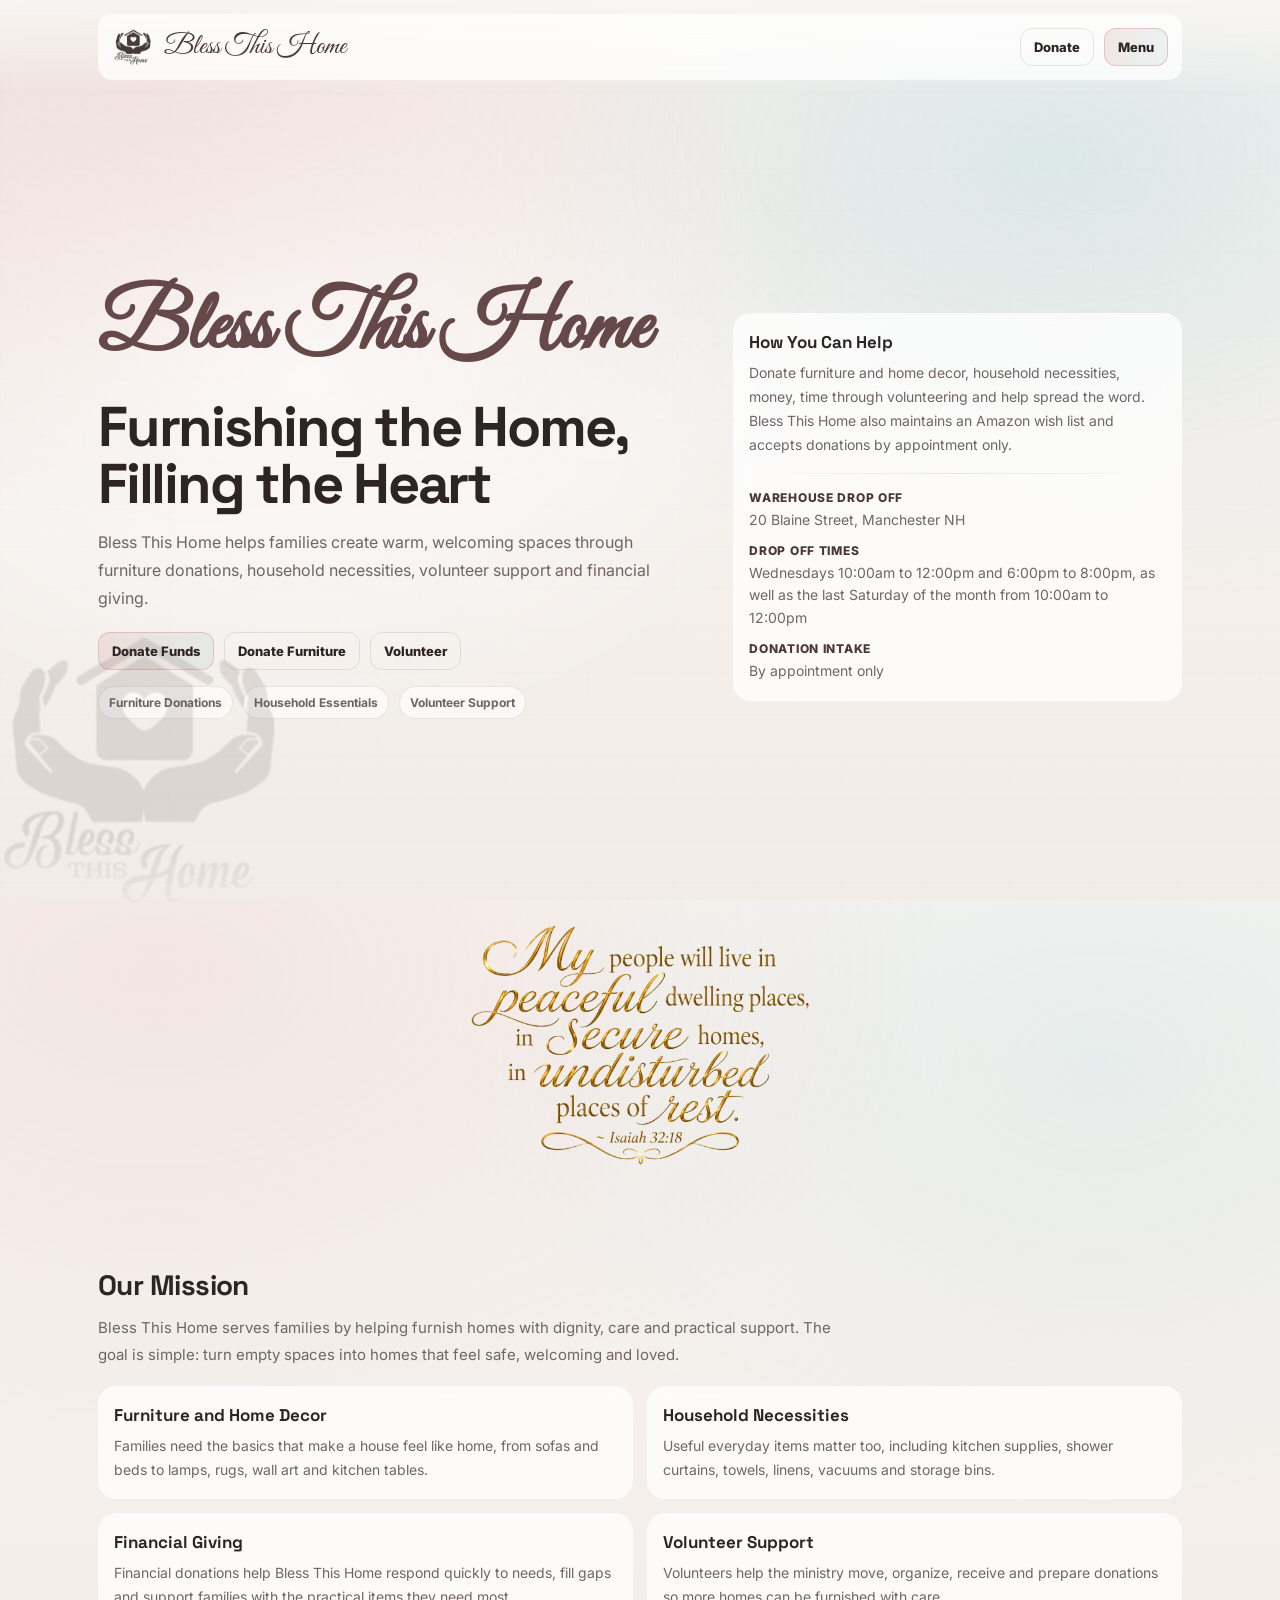
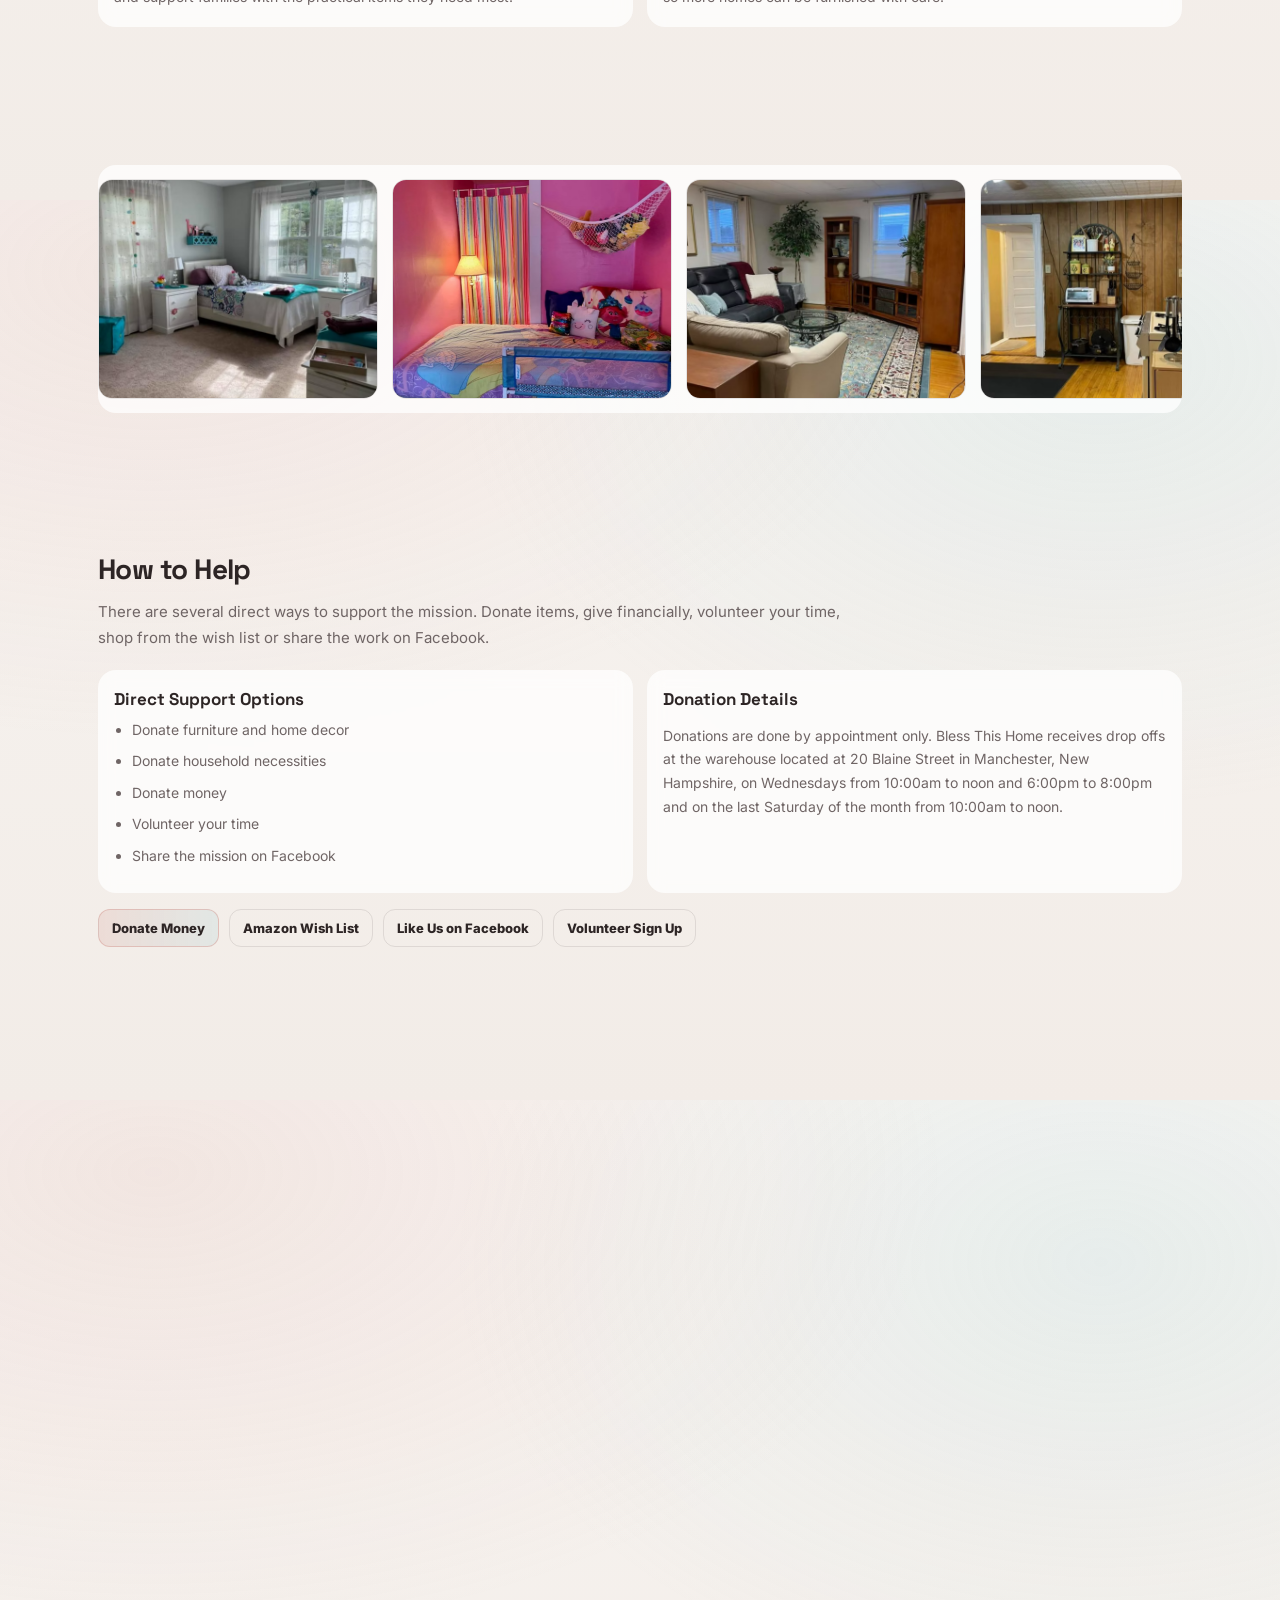
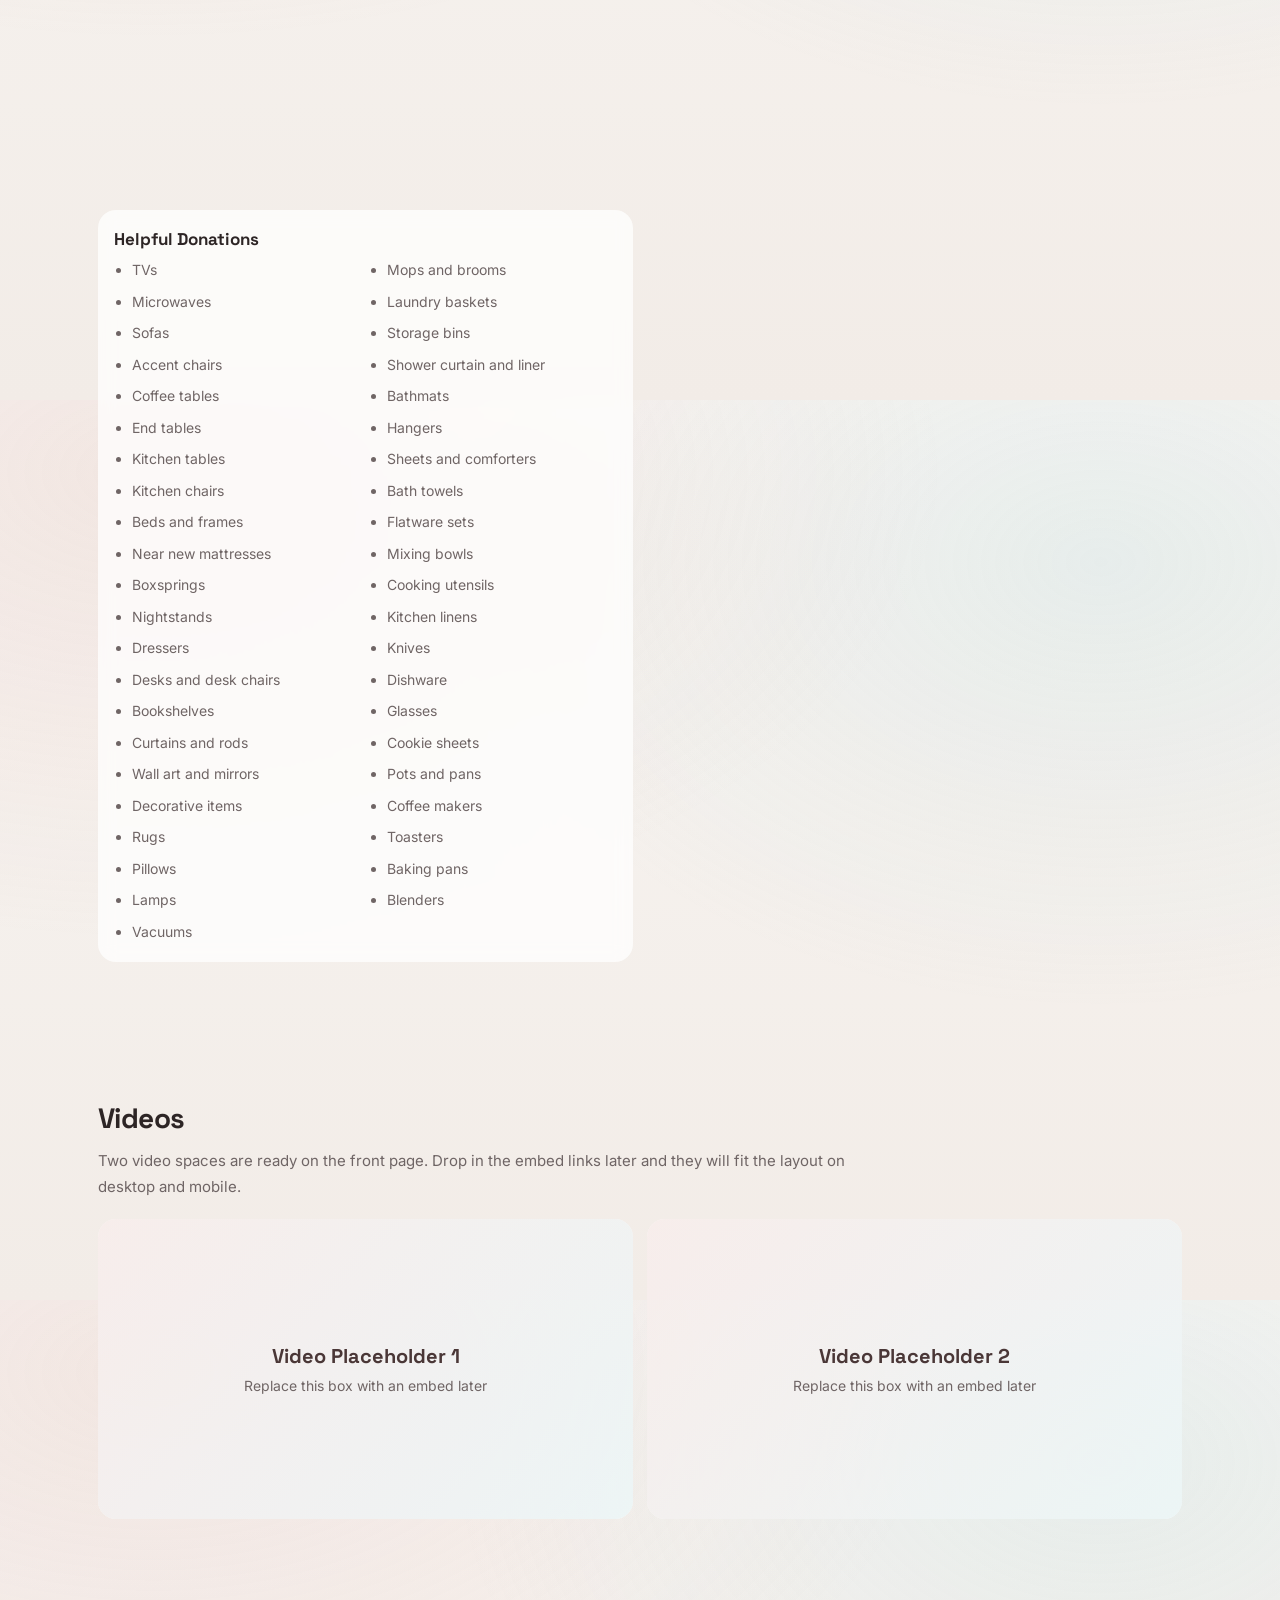
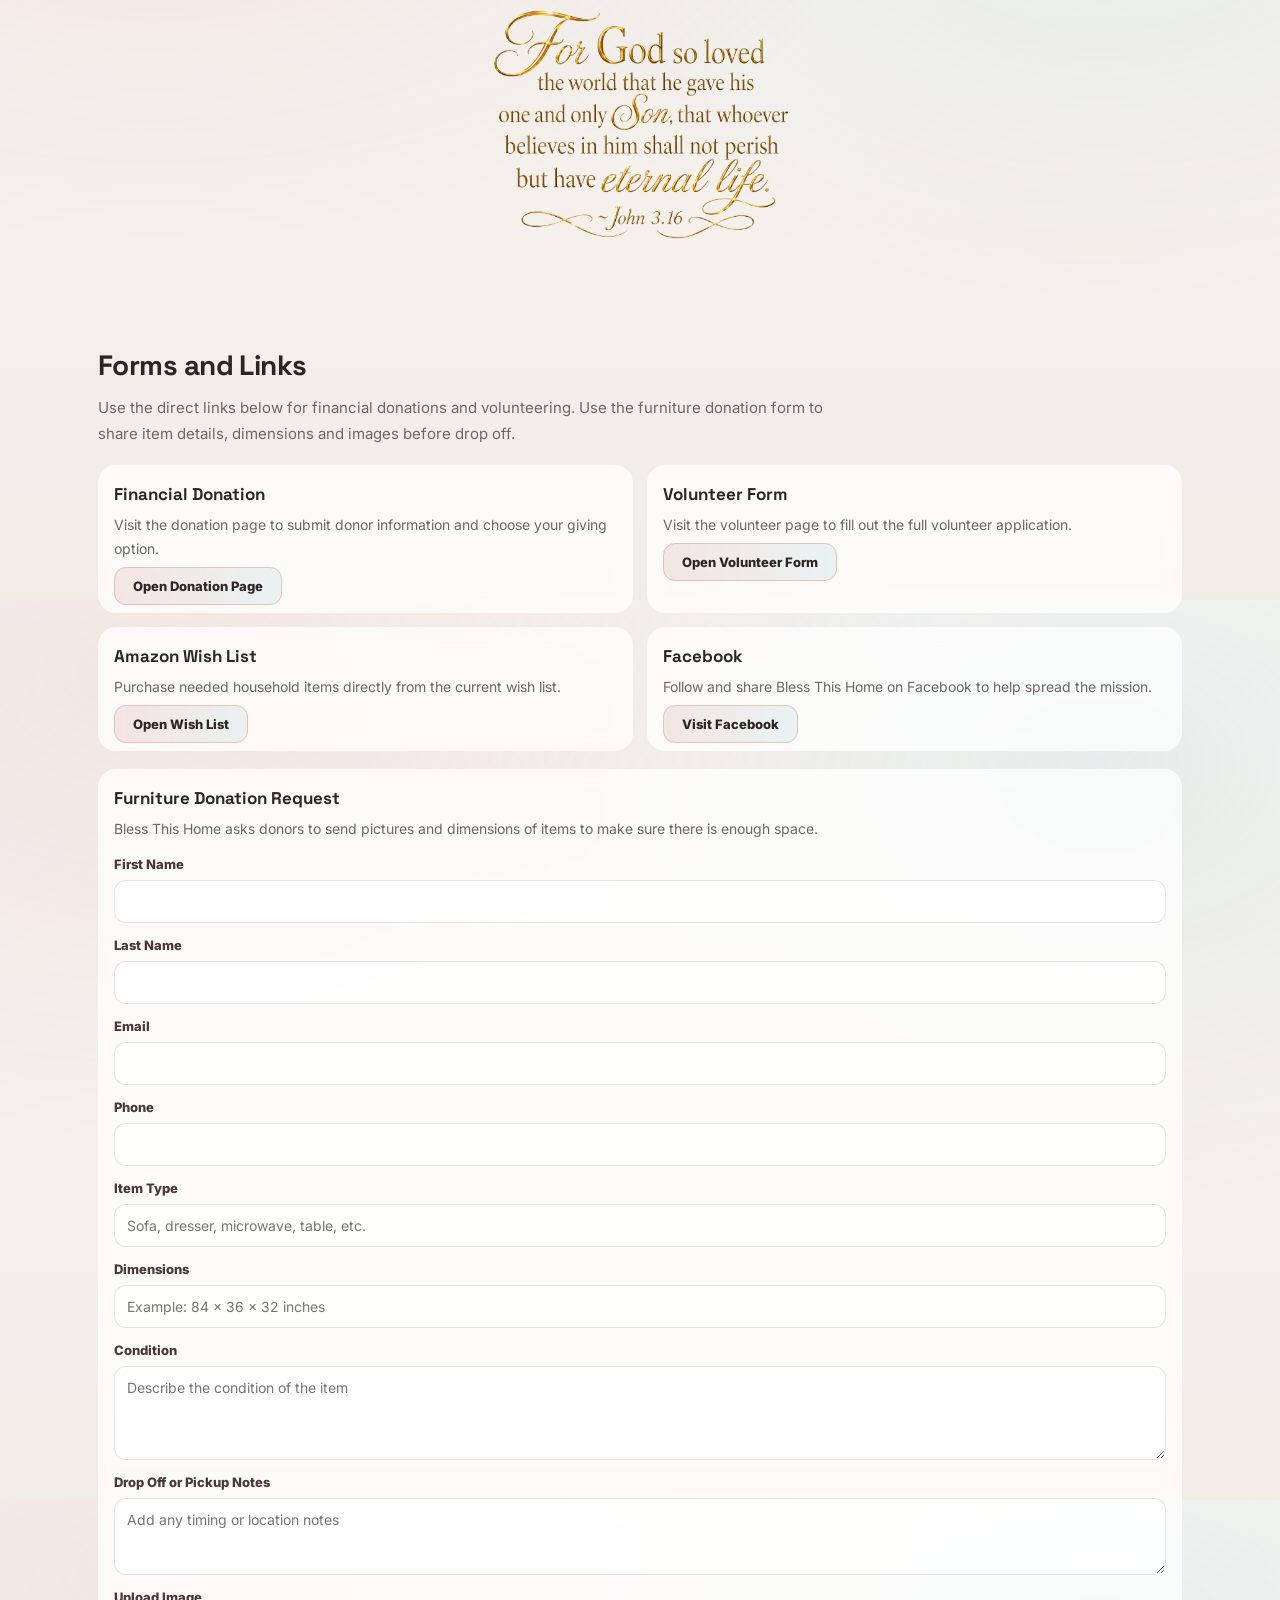
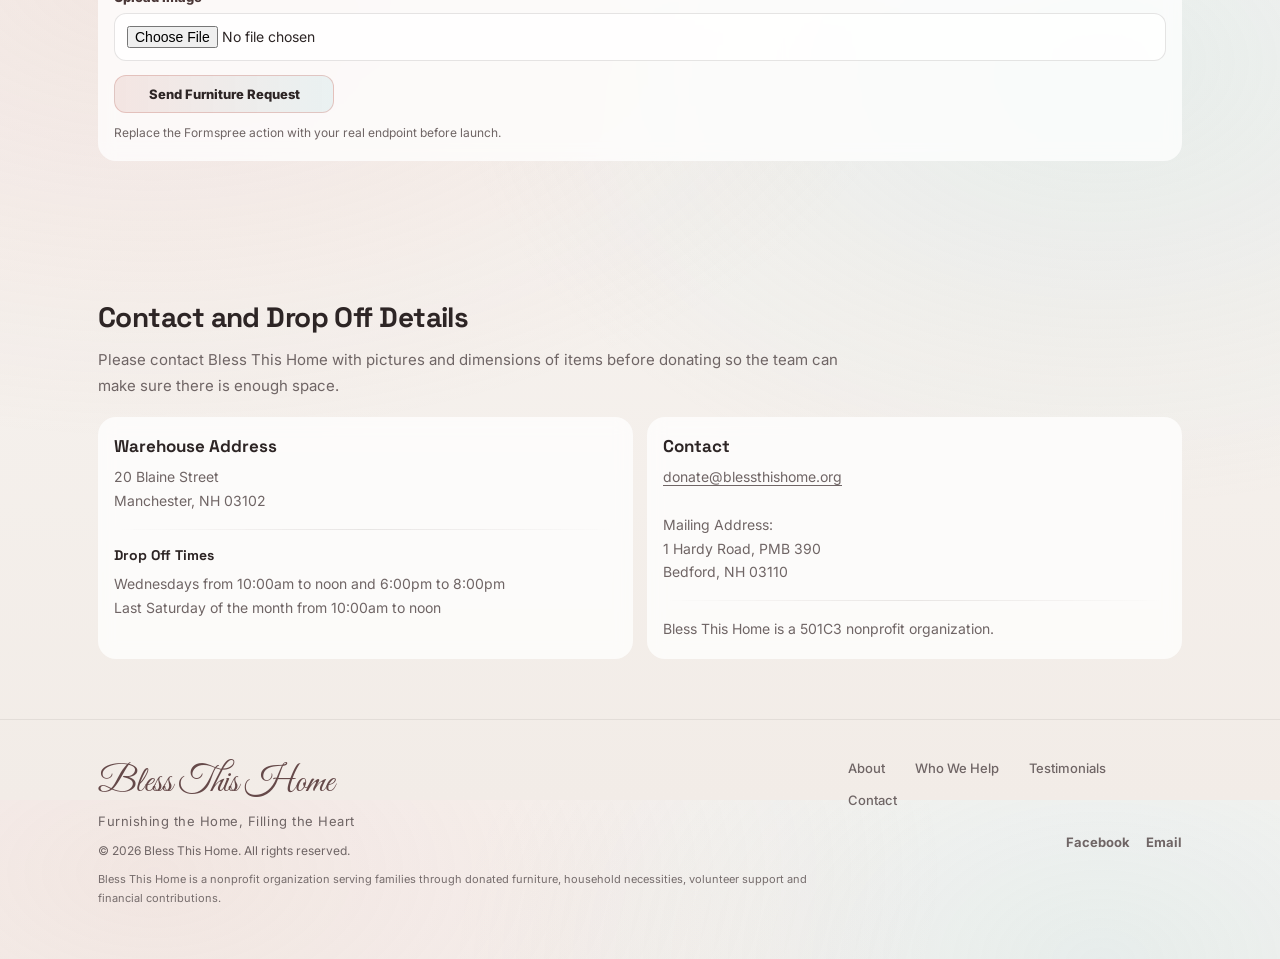
<file: index.html>
<!DOCTYPE html>
<html lang="en">
<head>

<meta property="og:title" content="Bless This Home | Helping Women Rebuild Their Lives" />
<meta property="og:description" content="Bless This Home helps furnish homes and fill hearts through furniture donations, household essentials, volunteer support and financial giving." />
<meta property="og:type" content="website" />
<meta property="og:url" content="https://blessthishome.github.io/" />
<meta property="og:image" content="https://blessthishome.github.io/preview.png" />

<meta name="twitter:card" content="summary_large_image" />
<meta name="twitter:title" content="Bless This Home | Helping Women Rebuild Their Lives" />
<meta name="twitter:description" content="Helping furnish homes and fill hearts through donations, volunteering and practical support." />
<meta name="twitter:image" content="https://blessthishome.github.io/preview.jpg" />

<link rel="icon" type="image/png" href="favicon.png" />
  
  <meta charset="UTF-8" />
  <meta name="viewport" content="width=device-width, initial-scale=1.0" />
  <title>Bless This Home</title>

  <meta name="description" content="Bless This Home helps furnish homes and fill hearts through furniture donations, household essentials, volunteer support and financial giving." />

  <link rel="preconnect" href="https://fonts.googleapis.com">
  <link rel="preconnect" href="https://fonts.gstatic.com" crossorigin>
  <link href="https://fonts.googleapis.com/css2?family=Great+Vibes&family=Inter:wght@300;400;600;700&family=Space+Grotesk:wght@500;700;800&display=swap" rel="stylesheet">
  <link rel="stylesheet" href="style.css" />
</head>
<body id="index-page">
  <img class="floatingLogo" id="floatingLogo" src="floating-logo.png" alt="Bless This Home floating logo" />

  <header class="topbar">
    <div class="wrap">
      <div class="topbarInner">
        <div class="brand">
          <img class="brandMark" src="logo.png" alt="Bless This Home logo" />
          <div class="brandText">
            <span class="brandScript">Bless This Home</span>
          </div>
        </div>

        <div class="topActions">
  <a class="btn" href="donate.html">Donate</a>
  <button class="btn btnPrimary" id="menuBtn" type="button">Menu</button>
</div>
      </div>
    </div>
  </header>

  <div class="backdrop" id="backdrop"></div>

  <aside class="sidebar" id="sidebar" aria-hidden="true">
    <div class="sidebarHeader">
      <div class="sidebarTitle">Bless This Home</div>
      <button class="btn" id="closeBtn" type="button">Close</button>
    </div>

    <div class="sidebarBody">

<a class="sideLink" href="about.html">
  About Us
  <small>Mission, vision, founder message and board members</small>
</a>

<a class="sideLink" href="who-we-help.html">
  Who We Help
  <small>Programs and organizations Bless This Home supports</small>
</a>

<a class="sideLink" href="testimonials.html">
  Testimonials
  <small>Stories from families and partners</small>
</a>

      <a class="sideLink" href="contact.html">
  Contact
  <small>Email addresses, mailing address, warehouse address and next steps</small>
</a>

      <div class="sideCtas">
  <a class="btn btnPrimary" href="donate.html">Donate Funds</a>
  <a class="btn" href="volunteer.html">Volunteer</a>
</div>
    </div>
  </aside>

  <main>
    <section class="hero" id="top">
      <div class="heroAtmos"></div>
      <div class="heroRead"></div>

      <div class="wrap heroWrap">
        <div class="heroGrid">
          <div class="heroCopy">
            

            <h1 class="heroTitle reveal">
              <span class="heroScript">Bless This Home</span>
              <span class="heroTitleMain">Furnishing the Home, Filling the Heart</span>
            </h1>

            <p class="heroSub reveal">
              Bless This Home helps families create warm, welcoming spaces through furniture donations, household necessities, volunteer support and financial giving.
            </p>

            <div class="ctaRow reveal">
  <a class="btn btnPrimary" href="donate.html">Donate Funds</a>
  <a class="btn" href="#furniture-form">Donate Furniture</a>
  <a class="btn" href="volunteer.html">Volunteer</a>
</div>

            <div class="metaRow reveal">
              <div class="metaPill">Furniture Donations</div>
              <div class="metaPill">Household Essentials</div>
              <div class="metaPill">Volunteer Support</div>
            </div>
          </div>

          <div class="heroCard card reveal">
            <div class="cardTitle">How You Can Help</div>
            <div class="cardBody">
              Donate furniture and home decor, household necessities, money, time through volunteering and help spread the word. Bless This Home also maintains an Amazon wish list and accepts donations by appointment only.
            </div>

            <div class="divider"></div>

            <div class="quickStats">
              <div class="statRow">
                <div class="statLabel">Warehouse Drop Off</div>
                <div class="statValue">20 Blaine Street, Manchester NH</div>
              </div>
              <div class="statRow">
                <div class="statLabel">Drop Off Times</div>
                <div class="statValue">Wednesdays 10:00am to 12:00pm and 6:00pm to 8:00pm, as well as the last Saturday of the month from 10:00am to 12:00pm</div>
              </div>
              <div class="statRow">
                <div class="statLabel">Donation Intake</div>
                <div class="statValue">By appointment only</div>
              </div>
            </div>
          </div>
        </div>
      </div>
    </section>

<section class="section sectionAlt" id="scripture-one">
  <div class="wrap">
    <div class="reveal">
      <img class="infoImage" src="scripture1.png" alt="Scripture image 1" />
    </div>
  </div>
</section>

    <section class="section" id="mission">
      <div class="wrap">
        <h2 class="sectionTitle reveal">Our Mission</h2>
        <p class="sectionLead reveal">
          Bless This Home serves families by helping furnish homes with dignity, care and practical support. The goal is simple: turn empty spaces into homes that feel safe, welcoming and loved.
        </p>

        <div class="gridCards">
          <article class="card reveal">
            <div class="cardTitle">Furniture and Home Decor</div>
            <div class="cardBody">
              Families need the basics that make a house feel like home, from sofas and beds to lamps, rugs, wall art and kitchen tables. 
            </div>
          </article>

          <article class="card reveal">
            <div class="cardTitle">Household Necessities</div>
            <div class="cardBody">
              Useful everyday items matter too, including kitchen supplies, shower curtains, towels, linens, vacuums and storage bins.
            </div>
          </article>

          <article class="card reveal">
            <div class="cardTitle">Financial Giving</div>
            <div class="cardBody">
              Financial donations help Bless This Home respond quickly to needs, fill gaps and support families with the practical items they need most.
            </div>
          </article>

          <article class="card reveal">
            <div class="cardTitle">Volunteer Support</div>
            <div class="cardBody">
              Volunteers help the ministry move, organize, receive and prepare donations so more homes can be furnished with care.
            </div>
          </article>
        </div>
      </div>
    </section>

<section class="section" id="photos">
  <div class="wrap">
    
    <div class="slideshowFeed reveal">
      <div class="slideshowTrack" id="slideshowTrack">
        <img src="photo-1.png" alt="Bless This Home photo 1" />
        <img src="photo-2.png" alt="Bless This Home photo 2" />
        <img src="photo-3.png" alt="Bless This Home photo 3" />
        <img src="photo-4.png" alt="Bless This Home photo 4" />
        <img src="photo-5.png" alt="Bless This Home photo 5" />

        <img src="photo-1.png" alt="Bless This Home photo 1 duplicate" />
        <img src="photo-2.png" alt="Bless This Home photo 2 duplicate" />
        <img src="photo-3.png" alt="Bless This Home photo 3 duplicate" />
        <img src="photo-4.png" alt="Bless This Home photo 4 duplicate" />
        <img src="photo-5.png" alt="Bless This Home photo 5 duplicate" />
      </div>
    </div>
  </div>
</section>

    <section class="section sectionAlt" id="help">
      <div class="wrap">
        <h2 class="sectionTitle reveal">How to Help</h2>
        <p class="sectionLead reveal">
          There are several direct ways to support the mission. Donate items, give financially, volunteer your time, shop from the wish list or share the work on Facebook. 
        </p>

        <div class="twoCol">
          <div class="card reveal">
            <div class="cardTitle">Direct Support Options</div>
            <ul class="cleanList">
              <li>Donate furniture and home decor</li>
              <li>Donate household necessities</li>
              <li>Donate money</li>
              <li>Volunteer your time</li>
              <li>Share the mission on Facebook</li>
            </ul>
          </div>

          <div class="card reveal">
            <div class="cardTitle">Donation Details</div>
            <p class="cardBody">
              Donations are done by appointment only. Bless This Home receives drop offs at the warehouse located at 20 Blaine Street in Manchester, New Hampshire, on Wednesdays from 10:00am to noon and 6:00pm to 8:00pm and on the last Saturday of the month from 10:00am to noon.
            </p>
          </div>
        </div>

        <div class="linkRow reveal">
          <a class="btn btnPrimary" href="donate.html" target="_blank" rel="noopener noreferrer">Donate Money</a>
          <a class="btn" href="https://www.amazon.com/hz/wishlist/ls/2AS02Z25OPX27" target="_blank" rel="noopener noreferrer">Amazon Wish List</a>
          <a class="btn" href="https://www.facebook.com/BlessThisHomeMinistry" target="_blank" rel="noopener noreferrer">Like Us on Facebook</a>
          <a class="btn" href="volunteer.html" target="_blank" rel="noopener noreferrer">Volunteer Sign Up</a>
        </div>
      </div>
    </section>

<div class="card reveal priorityNeedsCard">
  <div class="cardTitle priorityNeedsTitle">Current Priority Needs</div>
  <img class="infoImage priorityNeedsImage" src="needs-graphic.png" alt="Bless This Home list of needs" />
  <ul class="cleanList priorityNeedsList">
    <li>Microwaves</li>
    <li>Pots and pans</li>
    <li>Bakeware</li>
    <li>Shower curtain, liner and ring sets</li>
    <li>Kitchen knives and steak knives</li>
    <li>Like new complete queen sheet sets</li>
    <li>Full and queen mattress pads</li>
    <li>No clothing or toys</li>
  </ul>
</div>

    <section class="section" id="needs">
      <div class="wrap">
        <h2 class="sectionTitle reveal">Helpful Donations and Needed Items</h2>
        <p class="sectionLead reveal">
          Bless This Home currently highlights both general helpful donations and a smaller list of especially needed items. The ministry also notes that it does not accept clothing or toys.
        </p>

        <div class="twoCol">
          <div class="card reveal">
            <div class="cardTitle">Helpful Donations</div>
            <ul class="cleanList twoColList">
              <li>TVs</li>
              <li>Microwaves</li>
              <li>Sofas</li>
              <li>Accent chairs</li>
              <li>Coffee tables</li>
              <li>End tables</li>
              <li>Kitchen tables</li>
              <li>Kitchen chairs</li>
              <li>Beds and frames</li>
              <li>Near new mattresses</li>
              <li>Boxsprings</li>
              <li>Nightstands</li>
              <li>Dressers</li>
              <li>Desks and desk chairs</li>
              <li>Bookshelves</li>
              <li>Curtains and rods</li>
              <li>Wall art and mirrors</li>
              <li>Decorative items</li>
              <li>Rugs</li>
              <li>Pillows</li>
              <li>Lamps</li>
              <li>Vacuums</li>
              <li>Mops and brooms</li>
              <li>Laundry baskets</li>
              <li>Storage bins</li>
              <li>Shower curtain and liner</li>
              <li>Bathmats</li>
              <li>Hangers</li>
              <li>Sheets and comforters</li>
              <li>Bath towels</li>
              <li>Flatware sets</li>
              <li>Mixing bowls</li>
              <li>Cooking utensils</li>
              <li>Kitchen linens</li>
              <li>Knives</li>
              <li>Dishware</li>
              <li>Glasses</li>
              <li>Cookie sheets</li>
              <li>Pots and pans</li>
              <li>Coffee makers</li>
              <li>Toasters</li>
              <li>Baking pans</li>
              <li>Blenders</li>
            </ul>
          </div>

          
        </div>
      </div>
    </section>

    <section class="section sectionAlt" id="videos">
      <div class="wrap">
        <h2 class="sectionTitle reveal">Videos</h2>
        <p class="sectionLead reveal">
          Two video spaces are ready on the front page. Drop in the embed links later and they will fit the layout on desktop and mobile.
        </p>

        <div class="videoGrid">
          <div class="videoCard reveal">
            <div class="videoPlaceholder">
              <div class="videoPlaceholderInner">
                <div class="videoLabel">Video Placeholder 1</div>
                <div class="videoHint">Replace this box with an embed later</div>
              </div>
            </div>
          </div>

          <div class="videoCard reveal">
            <div class="videoPlaceholder">
              <div class="videoPlaceholderInner">
                <div class="videoLabel">Video Placeholder 2</div>
                <div class="videoHint">Replace this box with an embed later</div>
              </div>
            </div>
          </div>
        </div>
      </div>
    </section>

    

<section class="section sectionAlt" id="scripture-five">
  <div class="wrap">
    <div class="reveal">
      <img class="infoImage" src="scripture5.png" alt="Scripture image 5" />
    </div>
  </div>
</section>

    <section class="section sectionAlt" id="forms">
      <div class="wrap">
        <h2 class="sectionTitle reveal">Forms and Links</h2>
        <p class="sectionLead reveal">
          Use the direct links below for financial donations and volunteering. Use the furniture donation form to share item details, dimensions and images before drop off.
        </p>


          <div class="gridCards">
  <div class="card reveal">
    <div class="cardTitle">Financial Donation</div>
    <div class="cardBody">
      Visit the donation page to submit donor information and choose your giving option.
    </div>
    <div class="cardActions">
      <a class="btn btnPrimary" href="donate.html">Open Donation Page</a>
    </div>
  </div>

  <div class="card reveal">
    <div class="cardTitle">Volunteer Form</div>
    <div class="cardBody">
      Visit the volunteer page to fill out the full volunteer application.
    </div>
    <div class="cardActions">
      <a class="btn btnPrimary" href="volunteer.html">Open Volunteer Form</a>
    </div>
  </div>

  <div class="card reveal">
    <div class="cardTitle">Amazon Wish List</div>
    <div class="cardBody">
      Purchase needed household items directly from the current wish list.
    </div>
    <div class="cardActions">
      <a class="btn btnPrimary" href="https://www.amazon.com/hz/wishlist/ls/2AS02Z25OPX27" target="_blank" rel="noopener noreferrer">Open Wish List</a>
    </div>
  </div>

  <div class="card reveal">
    <div class="cardTitle">Facebook</div>
    <div class="cardBody">
      Follow and share Bless This Home on Facebook to help spread the mission.
    </div>
    <div class="cardActions">
      <a class="btn btnPrimary" href="https://www.facebook.com/BlessThisHomeMinistry" target="_blank" rel="noopener noreferrer">Visit Facebook</a>
    </div>
  </div>
</div>

        <div class="card reveal formCard" id="furniture-form">
          <div class="cardTitle">Furniture Donation Request</div>
          <div class="cardBody">
            Bless This Home asks donors to send pictures and dimensions of items to make sure there is enough space.
          </div>

          <form
  id="furnitureDonationForm"
  class="supportForm"
  action="https://formspree.io/f/your-placeholder-id"
  method="POST"
  enctype="multipart/form-data"
>
  <input type="hidden" name="form_type" value="furniture" />

<input type="hidden" name="tag" value="furniture_donor" />

  <div class="formRow">
    <label for="first_name">First Name</label>
    <input id="first_name" name="first_name" type="text" required />
  </div>

  <div class="formRow">
    <label for="last_name">Last Name</label>
    <input id="last_name" name="last_name" type="text" required />
  </div>

  <div class="formRow">
    <label for="email">Email</label>
    <input id="email" name="email" type="email" required />
  </div>

  <div class="formRow">
    <label for="phone">Phone</label>
    <input id="phone" name="phone" type="tel" />
  </div>

  <div class="formRow">
    <label for="item_type">Item Type</label>
    <input id="item_type" name="item_type" type="text" placeholder="Sofa, dresser, microwave, table, etc." required />
  </div>

  <div class="formRow">
    <label for="dimensions">Dimensions</label>
    <input id="dimensions" name="dimensions" type="text" placeholder="Example: 84 x 36 x 32 inches" required />
  </div>

  <div class="formRow">
    <label for="condition">Condition</label>
    <textarea id="condition" name="condition" rows="4" placeholder="Describe the condition of the item" required></textarea>
  </div>

  <div class="formRow">
    <label for="pickup_notes">Drop Off or Pickup Notes</label>
    <textarea id="pickup_notes" name="pickup_notes" rows="3" placeholder="Add any timing or location notes"></textarea>
  </div>

  <div class="formRow">
    <label for="item_image">Upload Image</label>
    <input id="item_image" name="item_image" type="file" accept="image/*" />
  </div>

  <div class="formActions">
    <button class="btn btnPrimary" type="submit">Send Furniture Request</button>
    <div class="formHint" id="formHint">Replace the Formspree action with your real endpoint before launch.</div>
  </div>
</form>
        </div>
      </div>
    </section>

    <section class="section" id="contact">
      <div class="wrap">
        <h2 class="sectionTitle reveal">Contact and Drop Off Details</h2>
        <p class="sectionLead reveal">
          Please contact Bless This Home with pictures and dimensions of items before donating so the team can make sure there is enough space.
        </p>

        <div class="twoCol">
          <div class="card reveal">
            <div class="cardTitle">Warehouse Address</div>
            <div class="cardBody">
              20 Blaine Street<br />
              Manchester, NH 03102
            </div>
            <div class="divider"></div>
            <div class="cardTitle smallTitle">Drop Off Times</div>
            <div class="cardBody">
              Wednesdays from 10:00am to noon and 6:00pm to 8:00pm<br />
              Last Saturday of the month from 10:00am to noon
            </div>
          </div>

          <div class="card reveal">
            <div class="cardTitle">Contact</div>
            <div class="cardBody">
              <a class="inlineLink" href="mailto:donate@blessthishome.org">donate@blessthishome.org</a><br /><br />
              Mailing Address:<br />
              1 Hardy Road, PMB 390<br />
              Bedford, NH 03110
            </div>
            <div class="divider"></div>
            <div class="cardBody">
              Bless This Home is a 501C3 nonprofit organization.  
            </div>
          </div>
        </div>
      </div>
    </section>
  </main>

  <footer class="footer">
    <div class="wrap">
      <div class="footerRow">
        <div class="footerLeft">
          <div class="footerBrand">
            <span class="footerScript">Bless This Home</span>
          </div>

          <div class="footerTag">
            Furnishing the Home, Filling the Heart
          </div>

          <div class="footerLegal">
            © 2026 Bless This Home. All rights reserved.
          </div>

          <div class="footerDisclosure">
            Bless This Home is a nonprofit organization serving families through donated furniture, household necessities, volunteer support and financial contributions.
          </div>
        </div>

        <div class="footerRight">
  <div class="footerLinks">
    <a href="about.html">About</a>
    <a href="who-we-help.html">Who We Help</a>
    <a href="testimonials.html">Testimonials</a>
    <a href="contact.html">Contact</a>
  </div>

  <div class="footerExternal">
    <a href="https://www.facebook.com/BlessThisHomeMinistry" target="_blank" rel="noopener noreferrer">
      Facebook
    </a>
    <a href="mailto:donate@blessthishome.org">
      Email
    </a>
  </div>
</div>
      </div>
    </div>
  </footer>

  <div class="toast" id="toast">Copied</div>

  <script src="main.js"></script>
</body>
</html>
</file>
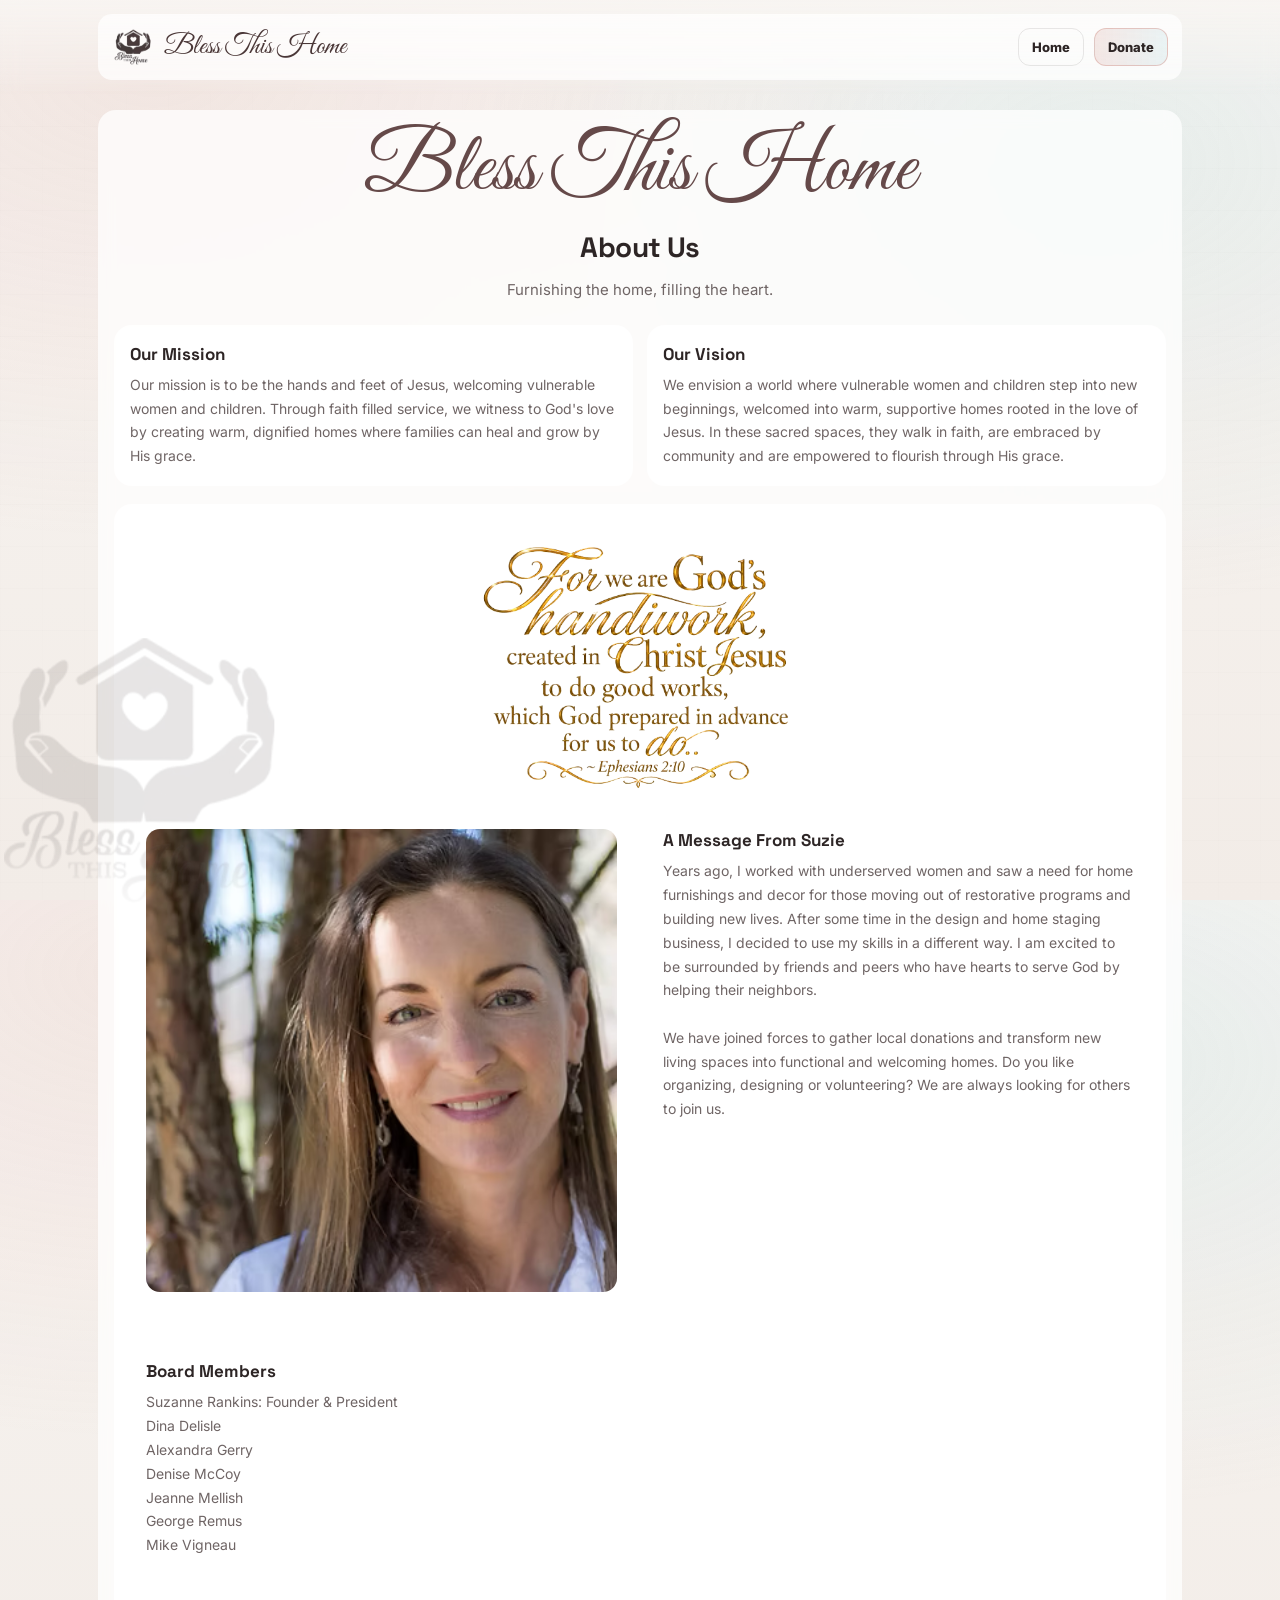
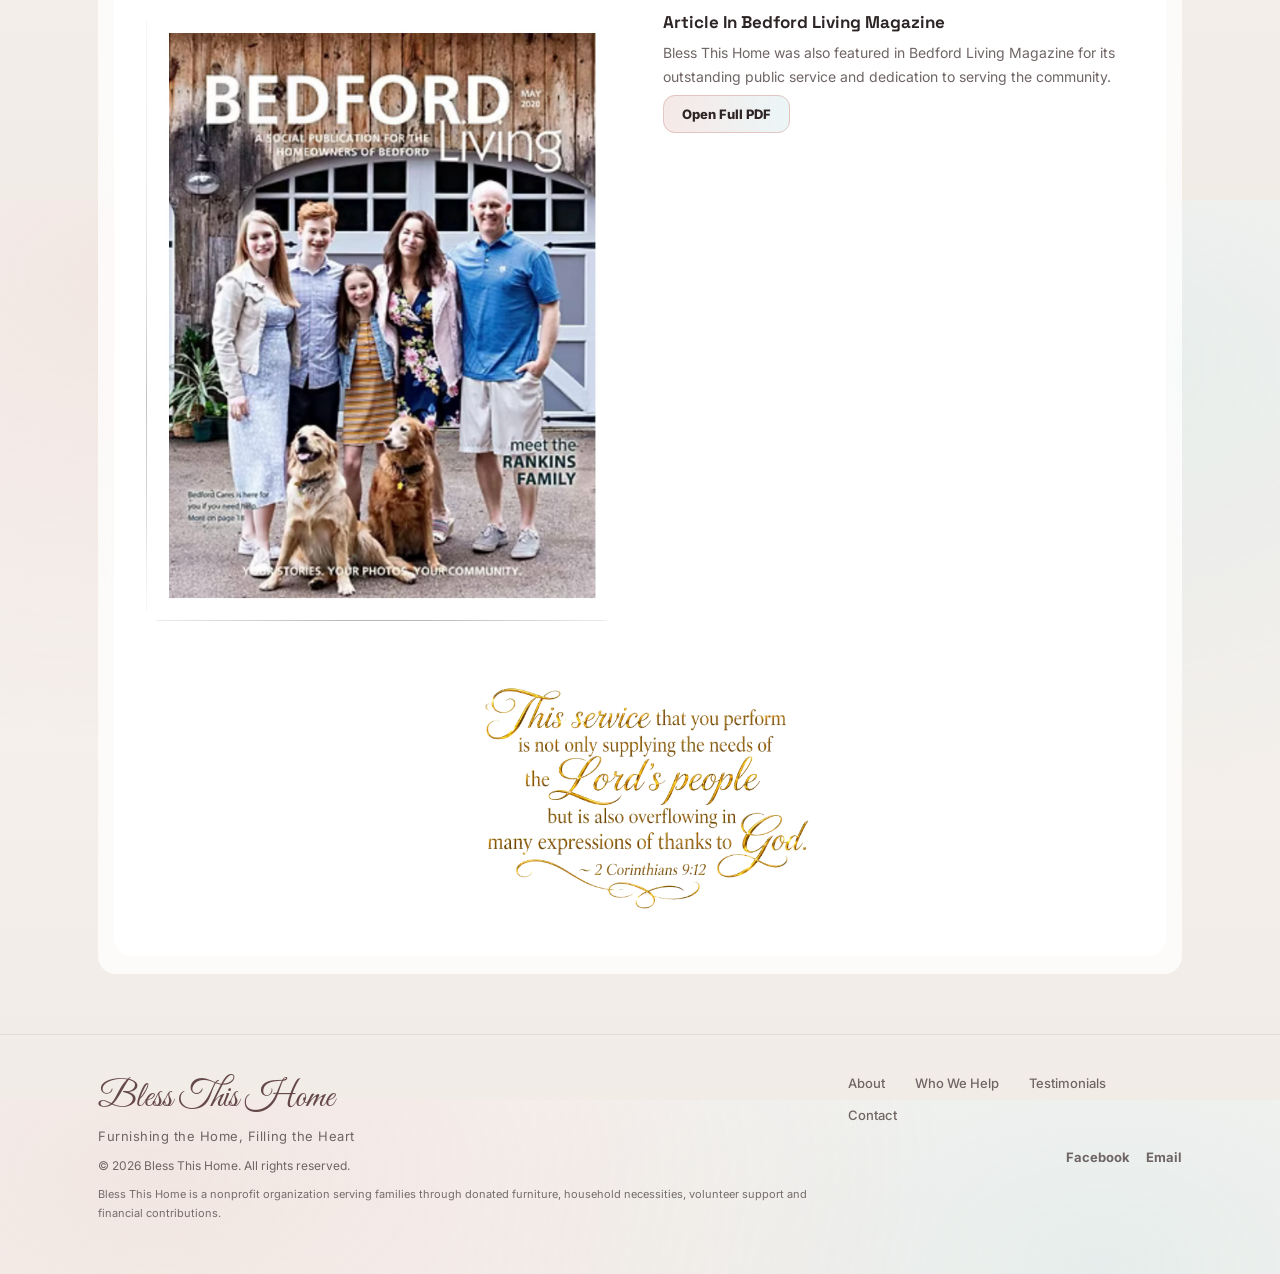
<file: about.html>
<!DOCTYPE html>
<html lang="en">
<head>
  <meta charset="UTF-8" />
  <meta name="viewport" content="width=device-width, initial-scale=1.0" />
  <title>About Us | Bless This Home</title>
  <meta name="description" content="Learn about Bless This Home, our mission, vision, founder message, and board members." />
  <link rel="preconnect" href="https://fonts.googleapis.com">
  <link rel="preconnect" href="https://fonts.gstatic.com" crossorigin>
  <link href="https://fonts.googleapis.com/css2?family=Great+Vibes&family=Inter:wght@300;400;600;700&family=Space+Grotesk:wght@500;700;800&display=swap" rel="stylesheet">
  <link rel="stylesheet" href="style.css" />
</head>
<body>
  <img class="floatingLogo" id="floatingLogo" src="floating-logo.png" alt="Bless This Home floating logo" />

  <header class="topbar">
    <div class="wrap">
      <div class="topbarInner">
        <div class="brand">
          <img class="brandMark" src="logo.png" alt="Bless This Home logo" />
          <div class="brandText">
            <span class="brandScript">Bless This Home</span>
          </div>
        </div>

        <div class="topActions">
          <a class="btn" href="index.html">Home</a>
          <a class="btn btnPrimary" href="donate.html">Donate</a>
        </div>
      </div>
    </div>
  </header>

  <main class="section sectionTop">
    <div class="wrap">
      <div class="card narrowPageCard">

        <div class="pageTitleBlock">
          <div class="heroScript pageScript">Bless This Home</div>
          <h1 class="sectionTitle pageTitle">About Us</h1>
          <p class="sectionLead">Furnishing the home, filling the heart.</p>
        </div>

        <div class="twoCol" style="margin-top:22px;">
          <div class="card">
            <div class="cardTitle">Our Mission</div>
            <div class="cardBody">
              Our mission is to be the hands and feet of Jesus, welcoming vulnerable women and children. Through faith filled service, we witness to God's love by creating warm, dignified homes where families can heal and grow by His grace.
            </div>
          </div>

          <div class="card">
            <div class="cardTitle">Our Vision</div>
            <div class="cardBody">
              We envision a world where vulnerable women and children step into new beginnings, welcomed into warm, supportive homes rooted in the love of Jesus. In these sacred spaces, they walk in faith, are embraced by community and are empowered to flourish through His grace.
            </div>
          </div>
        </div>

        <div class="card" style="margin-top:18px;">
          
          <div style="margin-top:18px;">
  <img class="infoImage" src="scripture2.png" alt="Scripture image 2" />
</div>

        <div class="twoCol" style="margin-top:18px;">
          <div class="card">
            <img class="infoImage" src="about-suzie.png" alt="A message from Suzie" />
          </div>

          <div class="card">
            <div class="cardTitle">A Message From Suzie</div>
            <div class="cardBody">
              Years ago, I worked with underserved women and saw a need for home furnishings and decor for those moving out of restorative programs and building new lives. After some time in the design and home staging business, I decided to use my skills in a different way. I am excited to be surrounded by friends and peers who have hearts to serve God by helping their neighbors.<br><br>
              We have joined forces to gather local donations and transform new living spaces into functional and welcoming homes. Do you like organizing, designing or volunteering? We are always looking for others to join us.
            </div>
          </div>
        </div>

        <div class="card" style="margin-top:18px;">
          <div class="cardTitle">Board Members</div>
          <div class="cardBody">
            Suzanne Rankins: Founder & President<br>
            Dina Delisle<br>
            Alexandra Gerry<br>
            Denise McCoy<br>
            Jeanne Mellish<br>
            George Remus<br>
            Mike Vigneau
          </div>
        </div>

        <div class="twoCol" style="margin-top:18px;">
          <div class="card">
            <img class="infoImage" src="about-magazine.png" alt="Bedford Living Magazine article" />
          </div>

          <div class="card">
            <div class="cardTitle">Article In Bedford Living Magazine</div>
            <div class="cardBody">
              Bless This Home was also featured in Bedford Living Magazine for its outstanding public service and dedication to serving the community.
            </div>
            <div class="cardActions">
              <a class="btn btnPrimary" href="about-magazine.pdf" target="_blank" rel="noopener noreferrer">Open Full PDF</a>
            </div>
          </div>
        </div>

        <div style="margin-top:18px;">
  <img class="infoImage" src="scripture3.png" alt="Scripture image 3" />
</div>
      </div>
    </div>
  </main>

 <footer class="footer">
    <div class="wrap">
      <div class="footerRow">
        <div class="footerLeft">
          <div class="footerBrand">
            <span class="footerScript">Bless This Home</span>
          </div>

          <div class="footerTag">
            Furnishing the Home, Filling the Heart
          </div>

          <div class="footerLegal">
            © 2026 Bless This Home. All rights reserved.
          </div>

          <div class="footerDisclosure">
            Bless This Home is a nonprofit organization serving families through donated furniture, household necessities, volunteer support and financial contributions.
          </div>
        </div>

        <div class="footerRight">
  <div class="footerLinks">
    <a href="about.html">About</a>
    <a href="who-we-help.html">Who We Help</a>
    <a href="testimonials.html">Testimonials</a>
    <a href="contact.html">Contact</a>
  </div>

  <div class="footerExternal">
    <a href="https://www.facebook.com/BlessThisHomeMinistry" target="_blank" rel="noopener noreferrer">
      Facebook
    </a>
    <a href="mailto:donate@blessthishome.org">
      Email
    </a>
  </div>
</div>
      </div>
    </div>
  </footer>

  <div class="toast" id="toast">Copied</div>

  <script src="main.js"></script>
</body>
</html>
</file>
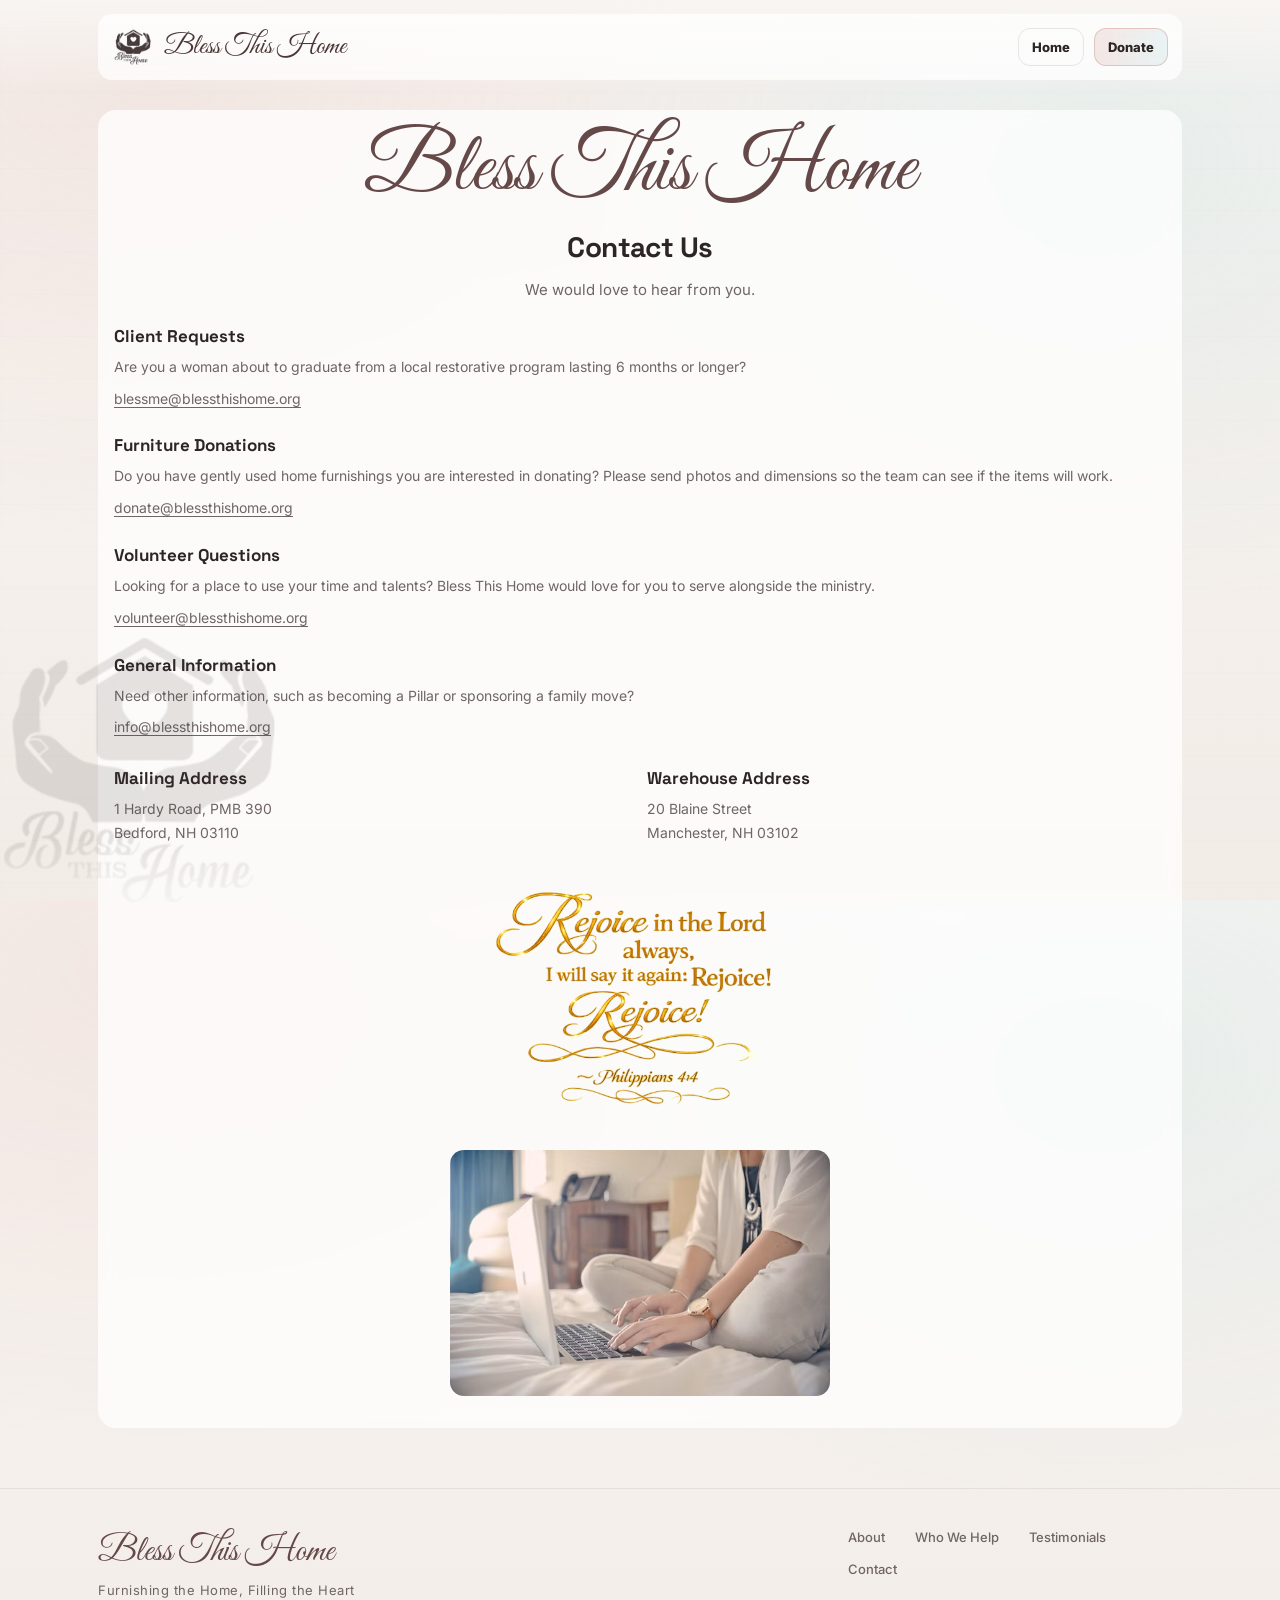
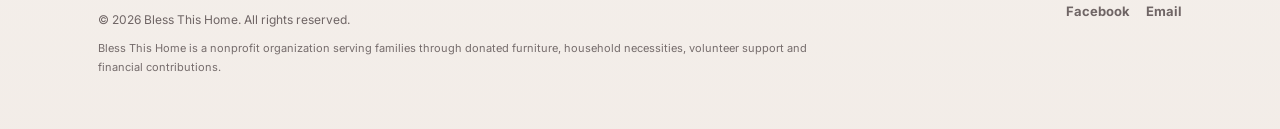
<file: contact.html>
<!DOCTYPE html>
<html lang="en">
<head>
  <meta charset="UTF-8" />
  <meta name="viewport" content="width=device-width, initial-scale=1.0" />
  <title>Contact | Bless This Home</title>
  <meta name="description" content="Contact Bless This Home for client requests, donations, volunteer questions, and general information." />
  <link rel="preconnect" href="https://fonts.googleapis.com">
  <link rel="preconnect" href="https://fonts.gstatic.com" crossorigin>
  <link href="https://fonts.googleapis.com/css2?family=Great+Vibes&family=Inter:wght@300;400;600;700&family=Space+Grotesk:wght@500;700;800&display=swap" rel="stylesheet">
  <link rel="stylesheet" href="style.css" />
</head>
<body>
  <img class="floatingLogo" id="floatingLogo" src="floating-logo.png" alt="Bless This Home floating logo" />

  <header class="topbar">
    <div class="wrap">
      <div class="topbarInner">
        <div class="brand">
          <img class="brandMark" src="logo.png" alt="Bless This Home logo" />
          <div class="brandText">
            <span class="brandScript">Bless This Home</span>
          </div>
        </div>

        <div class="topActions">
          <a class="btn" href="index.html">Home</a>
          <a class="btn btnPrimary" href="donate.html">Donate</a>
        </div>
      </div>
    </div>
  </header>

  <main class="section sectionTop">
    <div class="wrap">
      <div class="card narrowPageCard">
        <div class="pageTitleBlock">
          <div class="heroScript pageScript">Bless This Home</div>
          <h1 class="sectionTitle pageTitle">Contact Us</h1>
          <p class="sectionLead">
            We would love to hear from you.
          </p>
        </div>

        <div style="margin-top:22px;">
          <div class="cardTitle">Client Requests</div>
          <div class="cardBody">
            Are you a woman about to graduate from a local restorative program lasting 6 months or longer?
          </div>
          <div class="cardBody" style="margin-top:8px;">
            <a class="inlineLink" href="mailto:blessme@blessthishome.org">blessme@blessthishome.org</a>
          </div>
        </div>

        <div style="margin-top:24px;">
          <div class="cardTitle">Furniture Donations</div>
          <div class="cardBody">
            Do you have gently used home furnishings you are interested in donating? Please send photos and dimensions so the team can see if the items will work.
          </div>
          <div class="cardBody" style="margin-top:8px;">
            <a class="inlineLink" href="mailto:donate@blessthishome.org">donate@blessthishome.org</a>
          </div>
        </div>

        <div style="margin-top:24px;">
          <div class="cardTitle">Volunteer Questions</div>
          <div class="cardBody">
            Looking for a place to use your time and talents? Bless This Home would love for you to serve alongside the ministry.
          </div>
          <div class="cardBody" style="margin-top:8px;">
            <a class="inlineLink" href="mailto:volunteer@blessthishome.org">volunteer@blessthishome.org</a>
          </div>
        </div>

        <div style="margin-top:24px;">
          <div class="cardTitle">General Information</div>
          <div class="cardBody">
            Need other information, such as becoming a Pillar or sponsoring a family move?
          </div>
          <div class="cardBody" style="margin-top:8px;">
            <a class="inlineLink" href="mailto:info@blessthishome.org">info@blessthishome.org</a>
          </div>
        </div>

        <div class="twoCol" style="margin-top:28px;">
          <div>
            <div class="cardTitle">Mailing Address</div>
            <div class="cardBody">
              1 Hardy Road, PMB 390<br />
              Bedford, NH 03110
            </div>
          </div>

          <div>
            <div class="cardTitle">Warehouse Address</div>
            <div class="cardBody">
              20 Blaine Street<br />
              Manchester, NH 03102
            </div>
          </div>
        </div>

        <div style="margin-top:28px;">
          <div style="margin-top:28px;">
  <img class="infoImage" src="scripture4.png" alt="Scripture image 4" />
</div>

        <div style="margin-top:24px;">
          <img class="infoImage" src="contact-general.png" alt="General Bless This Home contact page image" />
        </div>
      </div>
    </div>
  </main>

 <footer class="footer">
    <div class="wrap">
      <div class="footerRow">
        <div class="footerLeft">
          <div class="footerBrand">
            <span class="footerScript">Bless This Home</span>
          </div>

          <div class="footerTag">
            Furnishing the Home, Filling the Heart
          </div>

          <div class="footerLegal">
            © 2026 Bless This Home. All rights reserved.
          </div>

          <div class="footerDisclosure">
            Bless This Home is a nonprofit organization serving families through donated furniture, household necessities, volunteer support and financial contributions.
          </div>
        </div>

        <div class="footerRight">
  <div class="footerLinks">
    <a href="about.html">About</a>
    <a href="who-we-help.html">Who We Help</a>
    <a href="testimonials.html">Testimonials</a>
    <a href="contact.html">Contact</a>
  </div>

  <div class="footerExternal">
    <a href="https://www.facebook.com/BlessThisHomeMinistry" target="_blank" rel="noopener noreferrer">
      Facebook
    </a>
    <a href="mailto:donate@blessthishome.org">
      Email
    </a>
  </div>
</div>
      </div>
    </div>
  </footer>

  <div class="toast" id="toast">Copied</div>

  <script src="main.js"></script>
</body>
</html>
</file>
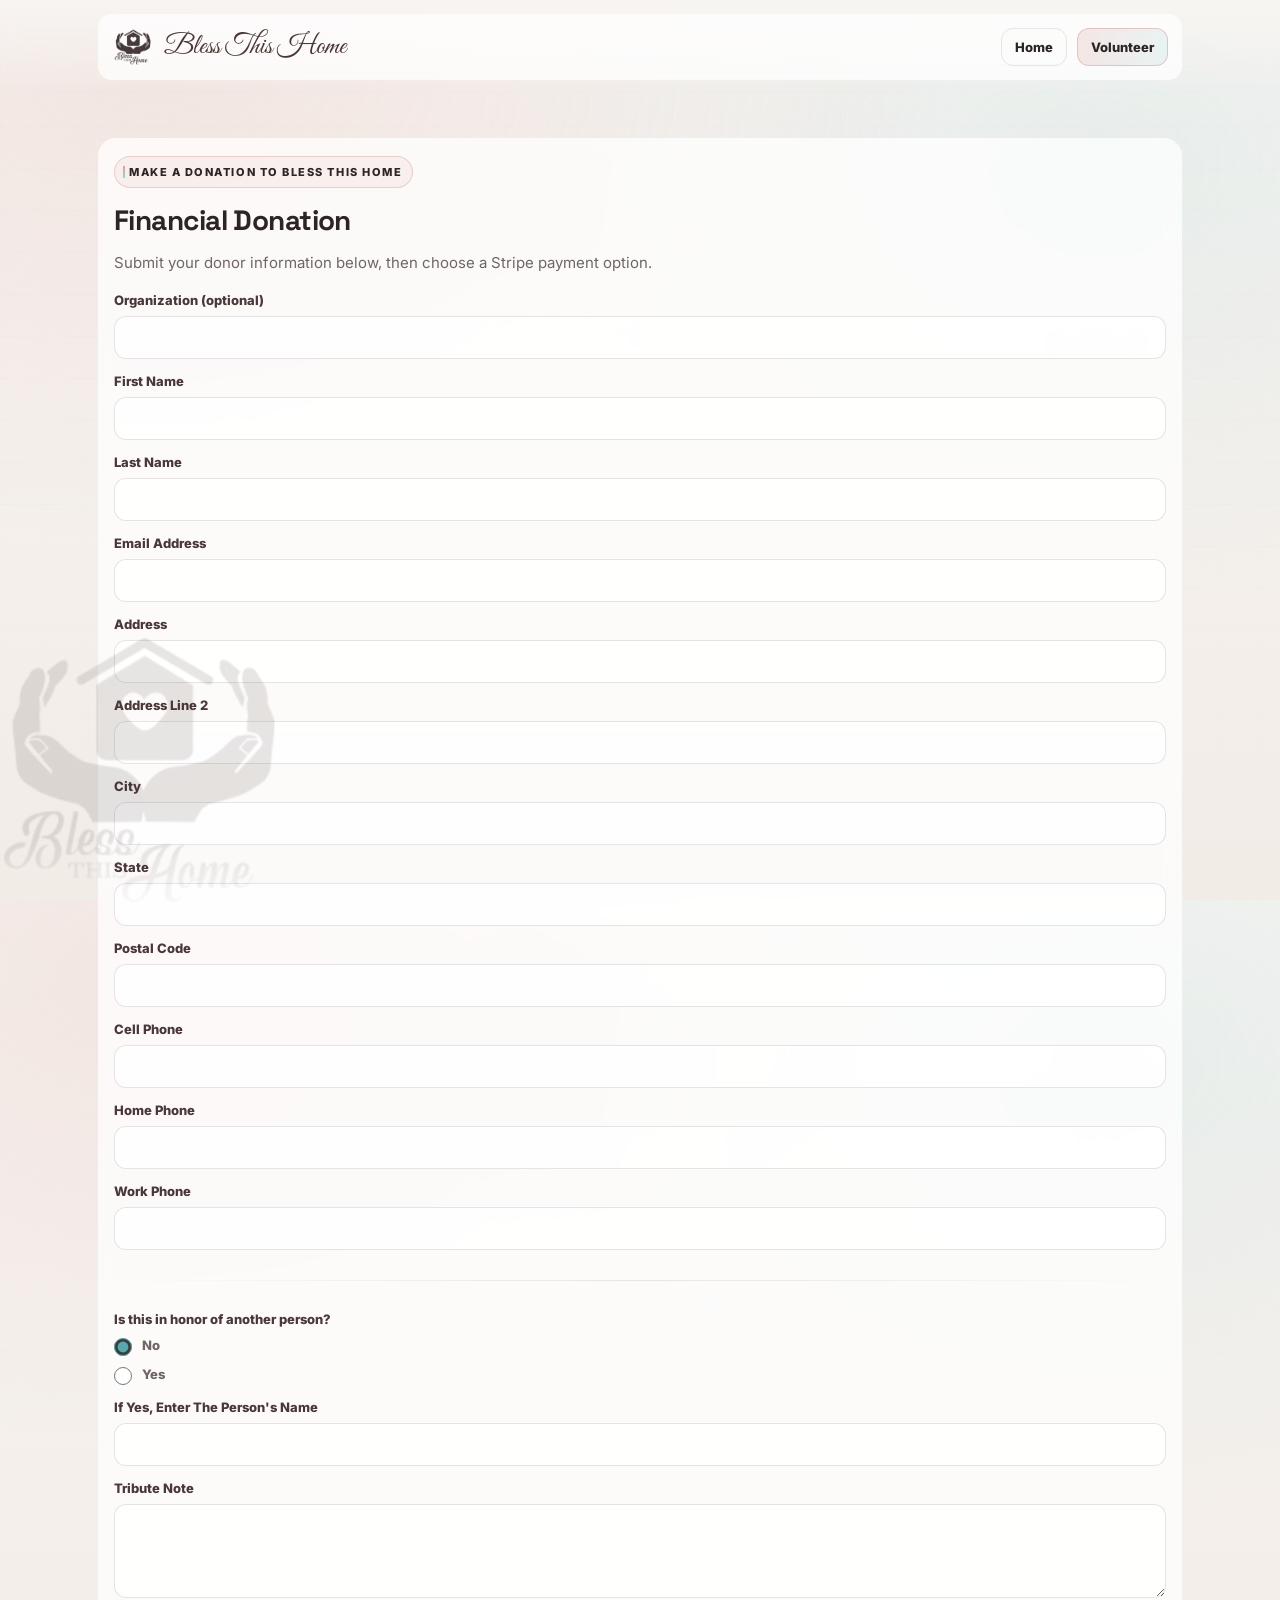
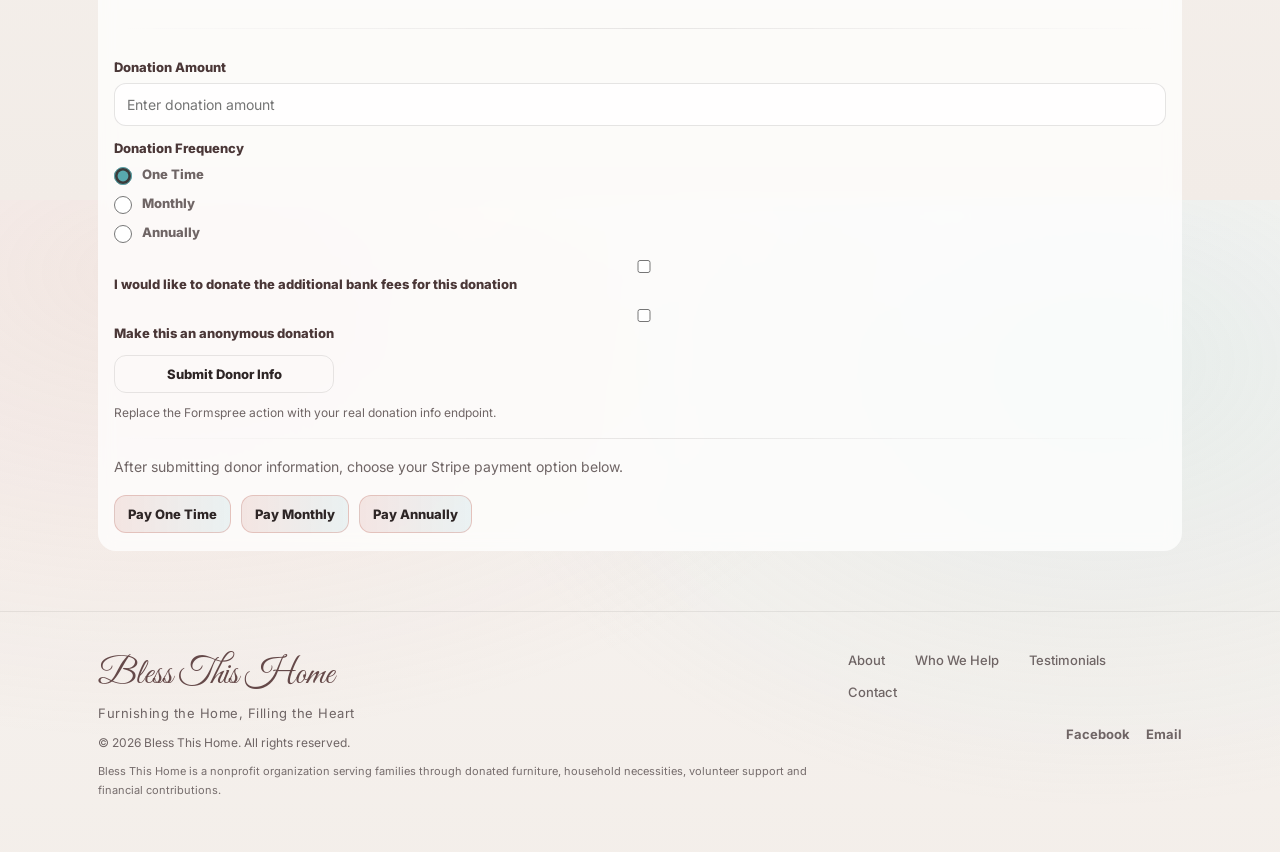
<file: donate.html>
<!DOCTYPE html>
<html lang="en">
<head>
  <meta charset="UTF-8" />
  <meta name="viewport" content="width=device-width, initial-scale=1.0" />
  <title>Donate | Bless This Home</title>
  <link rel="preconnect" href="https://fonts.googleapis.com">
  <link rel="preconnect" href="https://fonts.gstatic.com" crossorigin>
  <link href="https://fonts.googleapis.com/css2?family=Great+Vibes&family=Inter:wght@300;400;600;700&family=Space+Grotesk:wght@500;700;800&display=swap" rel="stylesheet">
  <link rel="stylesheet" href="style.css" />
</head>
<body>
  <img class="floatingLogo" id="floatingLogo" src="floating-logo.png" alt="Bless This Home floating logo" />

  <header class="topbar">
    <div class="wrap">
      <div class="topbarInner">
        <div class="brand">
          <img class="brandMark" src="logo.png" alt="Bless This Home logo" />
          <div class="brandText">
            <span class="brandScript">Bless This Home</span>
          </div>
        </div>

        <div class="topActions">
          <a class="btn" href="index.html">Home</a>
          <a class="btn btnPrimary" href="volunteer.html">Volunteer</a>
        </div>
      </div>
    </div>
  </header>

  <main class="section" style="padding-top:120px;">
    <div class="wrap">
      <div class="card formCard">
        <div class="kicker">Make A Donation To Bless This Home</div>
        <h1 class="sectionTitle" style="margin-top:14px;">Financial Donation</h1>
        <p class="sectionLead">Submit your donor information below, then choose a Stripe payment option.</p>

        <form class="supportForm" action="https://formspree.io/f/YOUR_DONATION_FORM_ID" method="POST">
  <input type="hidden" name="form_type" value="financial" />
  <input type="hidden" name="stripe_link" value="YOUR_STRIPE_LINK_REFERENCE" />

  <div class="formRow">
    <label for="organization">Organization (optional)</label>
    <input id="organization" name="organization" type="text" />
  </div>

  <div class="formRow">
    <label for="first_name">First Name</label>
    <input id="first_name" name="first_name" type="text" required />
  </div>

  <div class="formRow">
    <label for="last_name">Last Name</label>
    <input id="last_name" name="last_name" type="text" required />
  </div>

  <div class="formRow">
    <label for="email">Email Address</label>
    <input id="email" name="email" type="email" required />
  </div>

  <div class="formRow">
    <label for="address">Address</label>
    <input id="address" name="address" type="text" required />
  </div>

  <div class="formRow">
    <label for="address2">Address Line 2</label>
    <input id="address2" name="address2" type="text" />
  </div>

  <div class="formRow">
    <label for="city">City</label>
    <input id="city" name="city" type="text" required />
  </div>

  <div class="formRow">
    <label for="state">State</label>
    <input id="state" name="state" type="text" required />
  </div>

  <div class="formRow">
    <label for="postal_code">Postal Code</label>
    <input id="postal_code" name="postal_code" type="text" required />
  </div>

  <div class="formRow">
    <label for="cell_phone">Cell Phone</label>
    <input id="cell_phone" name="cell_phone" type="tel" />
  </div>

  <div class="formRow">
    <label for="home_phone">Home Phone</label>
    <input id="home_phone" name="home_phone" type="tel" />
  </div>

  <div class="formRow">
    <label for="work_phone">Work Phone</label>
    <input id="work_phone" name="work_phone" type="tel" />
  </div>

  <div class="divider"></div>

  <div class="formRow">
    <label>Is this in honor of another person?</label>
    <div class="checkboxGrid compactChecks">
      <label><input type="radio" name="tribute" value="No" checked /> No</label>
      <label><input type="radio" name="tribute" value="Yes" /> Yes</label>
    </div>
  </div>

  <div class="formRow">
    <label for="tribute_name">If Yes, Enter The Person's Name</label>
    <input id="tribute_name" name="tribute_name" type="text" />
  </div>

  <div class="formRow">
    <label for="tribute_note">Tribute Note</label>
    <textarea id="tribute_note" name="tribute_note" rows="4"></textarea>
  </div>

  <div class="divider"></div>

  <div class="formRow">
    <label for="amount">Donation Amount</label>
    <input id="amount" name="amount" type="number" min="1" step="0.01" placeholder="Enter donation amount" required />
  </div>

  <div class="formRow">
    <label>Donation Frequency</label>
    <div class="checkboxGrid compactChecks">
      <label><input type="radio" name="frequency" value="one-time" checked /> One Time</label>
      <label><input type="radio" name="frequency" value="monthly" /> Monthly</label>
      <label><input type="radio" name="frequency" value="annually" /> Annually</label>
    </div>
  </div>

  <div class="formRow">
    <label><input type="checkbox" name="cover_fees" value="true" /> I would like to donate the additional bank fees for this donation</label>
  </div>

  <div class="formRow">
    <label><input type="checkbox" name="anonymous" value="true" /> Make this an anonymous donation</label>
  </div>

  <div class="formActions">
    <button class="btn" type="submit">Submit Donor Info</button>
    <div class="formHint">Replace the Formspree action with your real donation info endpoint.</div>
  </div>
</form>

        <div class="divider"></div>

        <div class="cardBody">
          After submitting donor information, choose your Stripe payment option below.
        </div>

        <div class="linkRow" style="margin-top:16px;">
          <a class="btn btnPrimary" href="YOUR_STRIPE_ONE_TIME_LINK" target="_blank" rel="noopener noreferrer">Pay One Time</a>
          <a class="btn btnPrimary" href="YOUR_STRIPE_MONTHLY_LINK" target="_blank" rel="noopener noreferrer">Pay Monthly</a>
          <a class="btn btnPrimary" href="YOUR_STRIPE_ANNUAL_LINK" target="_blank" rel="noopener noreferrer">Pay Annually</a>
        </div>
      </div>
    </div>
  </main>

 <footer class="footer">
    <div class="wrap">
      <div class="footerRow">
        <div class="footerLeft">
          <div class="footerBrand">
            <span class="footerScript">Bless This Home</span>
          </div>

          <div class="footerTag">
            Furnishing the Home, Filling the Heart
          </div>

          <div class="footerLegal">
            © 2026 Bless This Home. All rights reserved.
          </div>

          <div class="footerDisclosure">
            Bless This Home is a nonprofit organization serving families through donated furniture, household necessities, volunteer support and financial contributions.
          </div>
        </div>

        <div class="footerRight">
  <div class="footerLinks">
    <a href="about.html">About</a>
    <a href="who-we-help.html">Who We Help</a>
    <a href="testimonials.html">Testimonials</a>
    <a href="contact.html">Contact</a>
  </div>

  <div class="footerExternal">
    <a href="https://www.facebook.com/BlessThisHomeMinistry" target="_blank" rel="noopener noreferrer">
      Facebook
    </a>
    <a href="mailto:donate@blessthishome.org">
      Email
    </a>
  </div>
</div>
      </div>
    </div>
  </footer>

  <div class="toast" id="toast">Copied</div>

  <script src="main.js"></script>
</body>
</html>
</file>
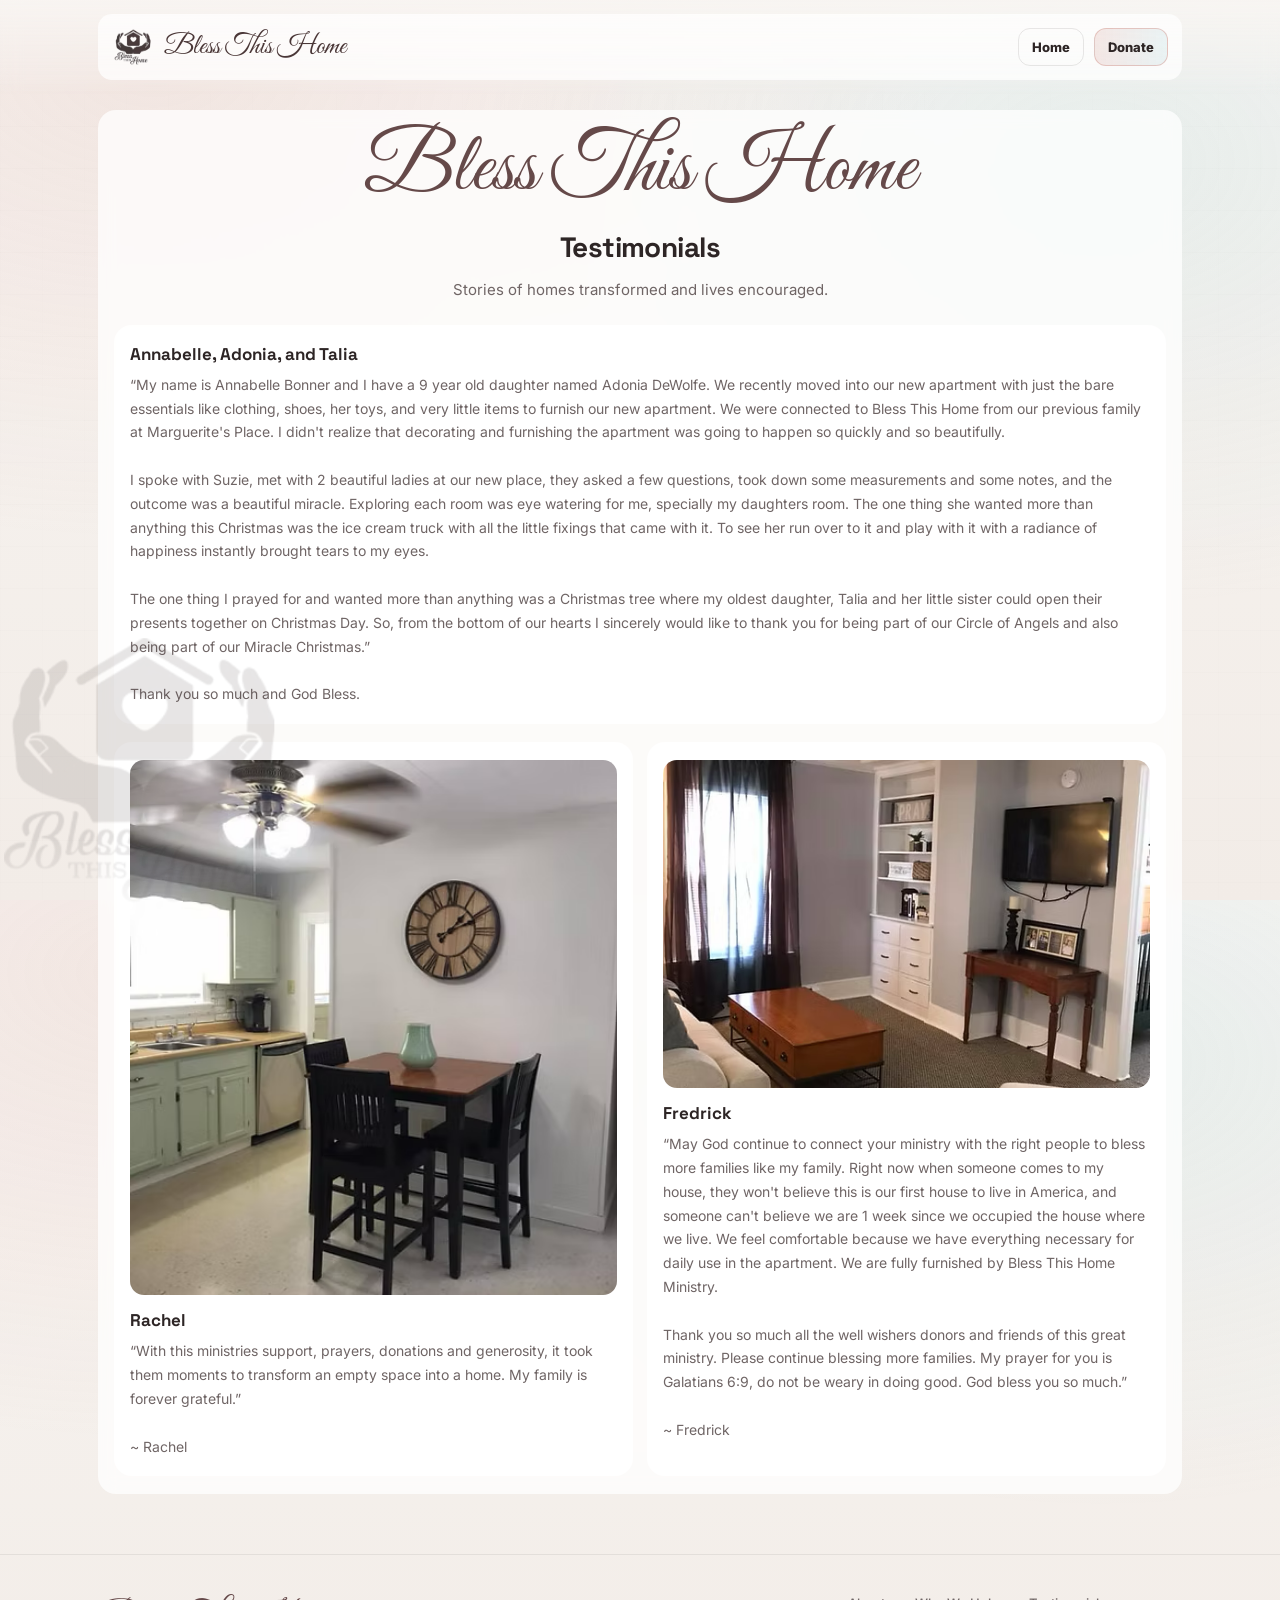
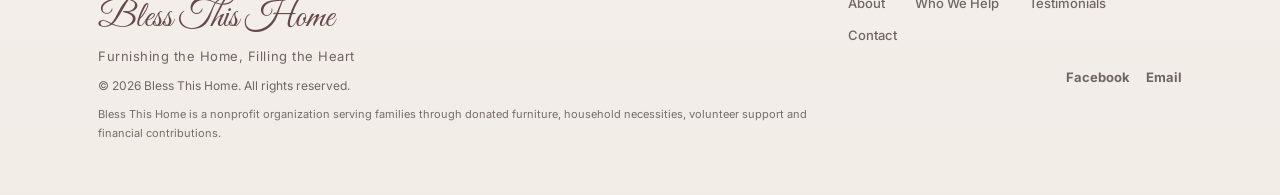
<file: testimonials.html>
<!DOCTYPE html>
<html lang="en">
<head>
  <meta charset="UTF-8" />
  <meta name="viewport" content="width=device-width, initial-scale=1.0" />
  <title>Testimonials | Bless This Home</title>
  <meta name="description" content="Read testimonials from families served by Bless This Home." />
  <link rel="preconnect" href="https://fonts.googleapis.com">
  <link rel="preconnect" href="https://fonts.gstatic.com" crossorigin>
  <link href="https://fonts.googleapis.com/css2?family=Great+Vibes&family=Inter:wght@300;400;600;700&family=Space+Grotesk:wght@500;700;800&display=swap" rel="stylesheet">
  <link rel="stylesheet" href="style.css" />
</head>
<body>
  <img class="floatingLogo" id="floatingLogo" src="floating-logo.png" alt="Bless This Home floating logo" />

  <header class="topbar">
    <div class="wrap">
      <div class="topbarInner">
        <div class="brand">
          <img class="brandMark" src="logo.png" alt="Bless This Home logo" />
          <div class="brandText">
            <span class="brandScript">Bless This Home</span>
          </div>
        </div>

        <div class="topActions">
          <a class="btn" href="index.html">Home</a>
          <a class="btn btnPrimary" href="donate.html">Donate</a>
        </div>
      </div>
    </div>
  </header>

  <main class="section sectionTop">
    <div class="wrap">
      <div class="card narrowPageCard">

        <div class="pageTitleBlock">
          <div class="heroScript pageScript">Bless This Home</div>
          <h1 class="sectionTitle pageTitle">Testimonials</h1>
          <p class="sectionLead">Stories of homes transformed and lives encouraged.</p>
        </div>

        <div class="card" style="margin-top:22px;">
          <div class="cardTitle">Annabelle, Adonia, and Talia</div>
          <div class="cardBody">
            “My name is Annabelle Bonner and I have a 9 year old daughter named Adonia DeWolfe. We recently moved into our new apartment with just the bare essentials like clothing, shoes, her toys, and very little items to furnish our new apartment. We were connected to Bless This Home from our previous family at Marguerite's Place. I didn't realize that decorating and furnishing the apartment was going to happen so quickly and so beautifully.<br><br>
            I spoke with Suzie, met with 2 beautiful ladies at our new place, they asked a few questions, took down some measurements and some notes, and the outcome was a beautiful miracle. Exploring each room was eye watering for me, specially my daughters room. The one thing she wanted more than anything this Christmas was the ice cream truck with all the little fixings that came with it. To see her run over to it and play with it with a radiance of happiness instantly brought tears to my eyes.<br><br>
            The one thing I prayed for and wanted more than anything was a Christmas tree where my oldest daughter, Talia and her little sister could open their presents together on Christmas Day. So, from the bottom of our hearts I sincerely would like to thank you for being part of our Circle of Angels and also being part of our Miracle Christmas.”<br><br>
            Thank you so much and God Bless.
          </div>
        </div>

        <div class="twoCol" style="margin-top:18px;">
          <div class="card">
            <img class="infoImage" src="testimonial-rachel.png" alt="Rachel testimonial" />
            <div class="cardTitle">Rachel</div>
            <div class="cardBody">
              “With this ministries support, prayers, donations and generosity, it took them moments to transform an empty space into a home. My family is forever grateful.”<br><br>
              ~ Rachel
            </div>
          </div>

          <div class="card">
            <img class="infoImage" src="testimonial-fredrick.png" alt="Fredrick testimonial" />
            <div class="cardTitle">Fredrick</div>
            <div class="cardBody">
              “May God continue to connect your ministry with the right people to bless more families like my family. Right now when someone comes to my house, they won't believe this is our first house to live in America, and someone can't believe we are 1 week since we occupied the house where we live. We feel comfortable because we have everything necessary for daily use in the apartment. We are fully furnished by Bless This Home Ministry.<br><br>
              Thank you so much all the well wishers donors and friends of this great ministry. Please continue blessing more families. My prayer for you is Galatians 6:9, do not be weary in doing good. God bless you so much.”<br><br>
              ~ Fredrick
            </div>
          </div>
        </div>
      </div>
    </div>
  </main>

 <footer class="footer">
    <div class="wrap">
      <div class="footerRow">
        <div class="footerLeft">
          <div class="footerBrand">
            <span class="footerScript">Bless This Home</span>
          </div>

          <div class="footerTag">
            Furnishing the Home, Filling the Heart
          </div>

          <div class="footerLegal">
            © 2026 Bless This Home. All rights reserved.
          </div>

          <div class="footerDisclosure">
            Bless This Home is a nonprofit organization serving families through donated furniture, household necessities, volunteer support and financial contributions.
          </div>
        </div>

        <div class="footerRight">
  <div class="footerLinks">
    <a href="about.html">About</a>
    <a href="who-we-help.html">Who We Help</a>
    <a href="testimonials.html">Testimonials</a>
    <a href="contact.html">Contact</a>
  </div>

  <div class="footerExternal">
    <a href="https://www.facebook.com/BlessThisHomeMinistry" target="_blank" rel="noopener noreferrer">
      Facebook
    </a>
    <a href="mailto:donate@blessthishome.org">
      Email
    </a>
  </div>
</div>
      </div>
    </div>
  </footer>

  <div class="toast" id="toast">Copied</div>

  <script src="main.js"></script>
</body>
</html>
</file>
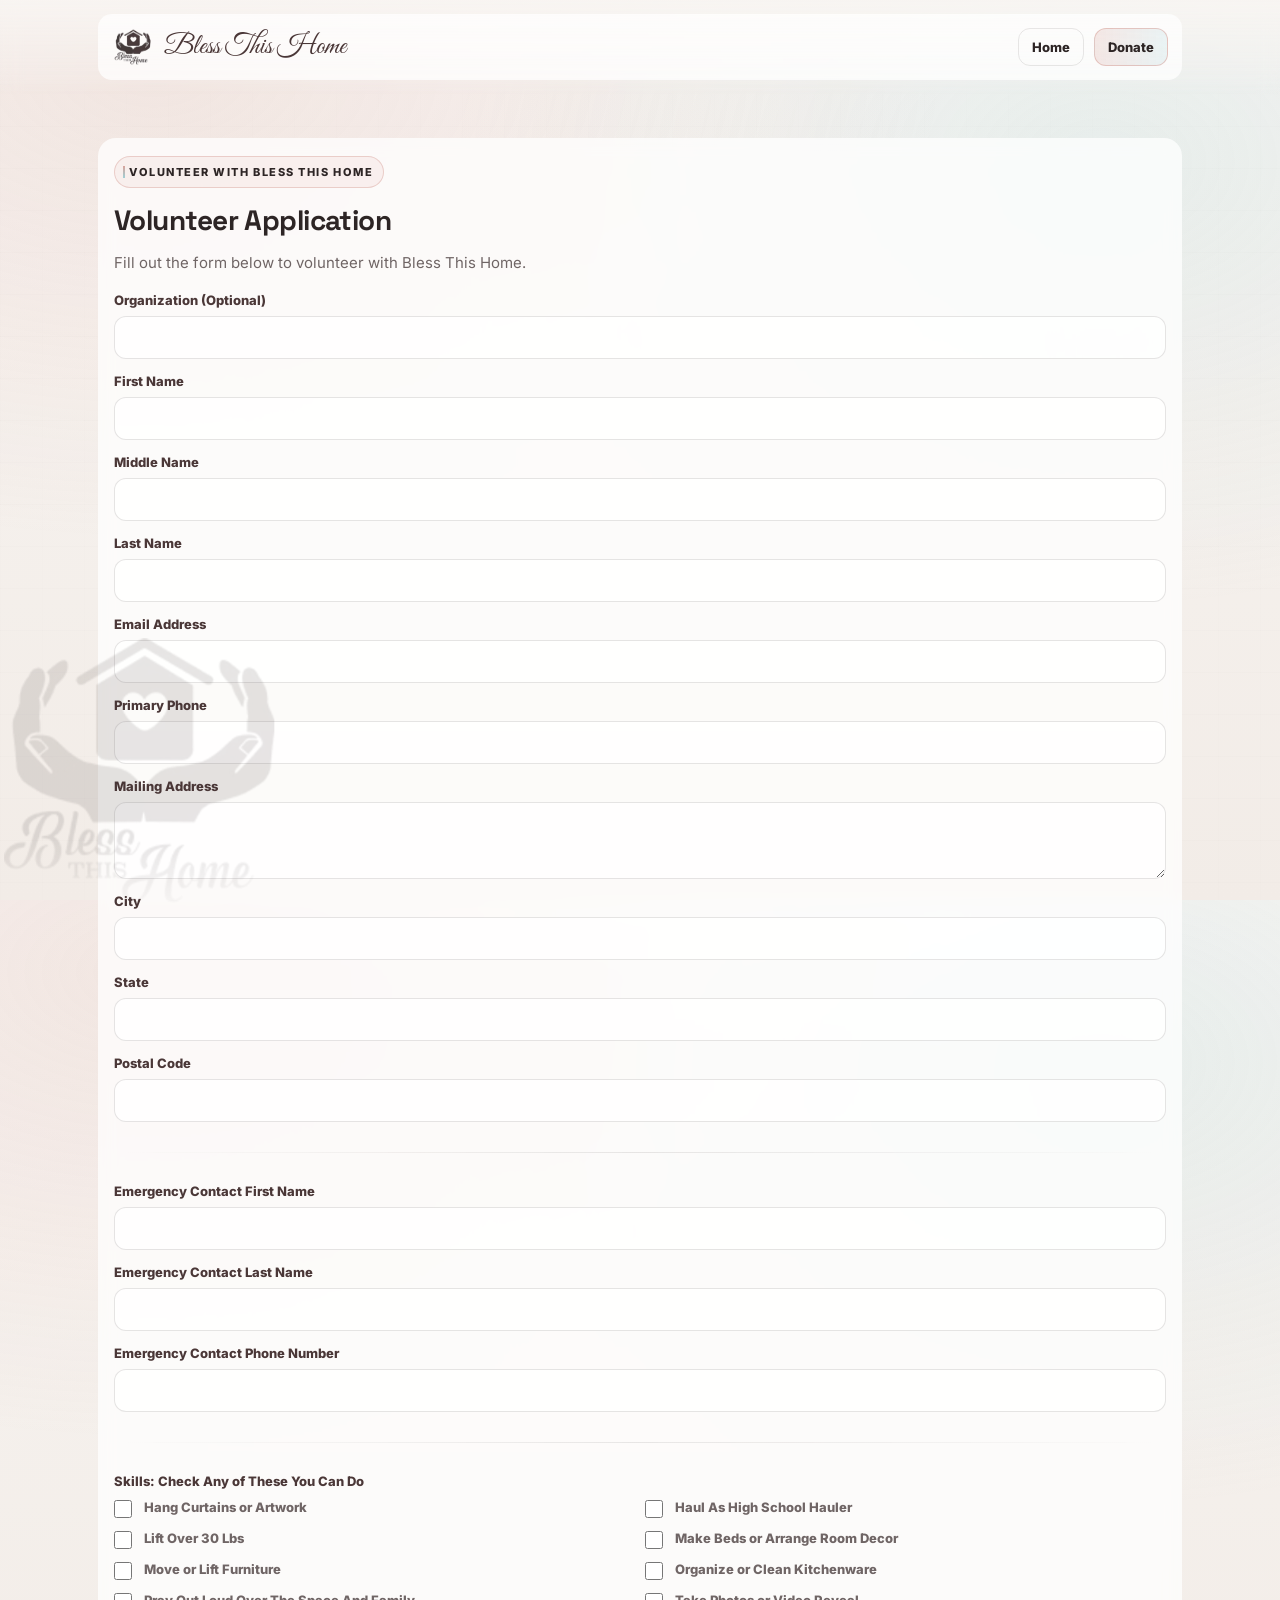
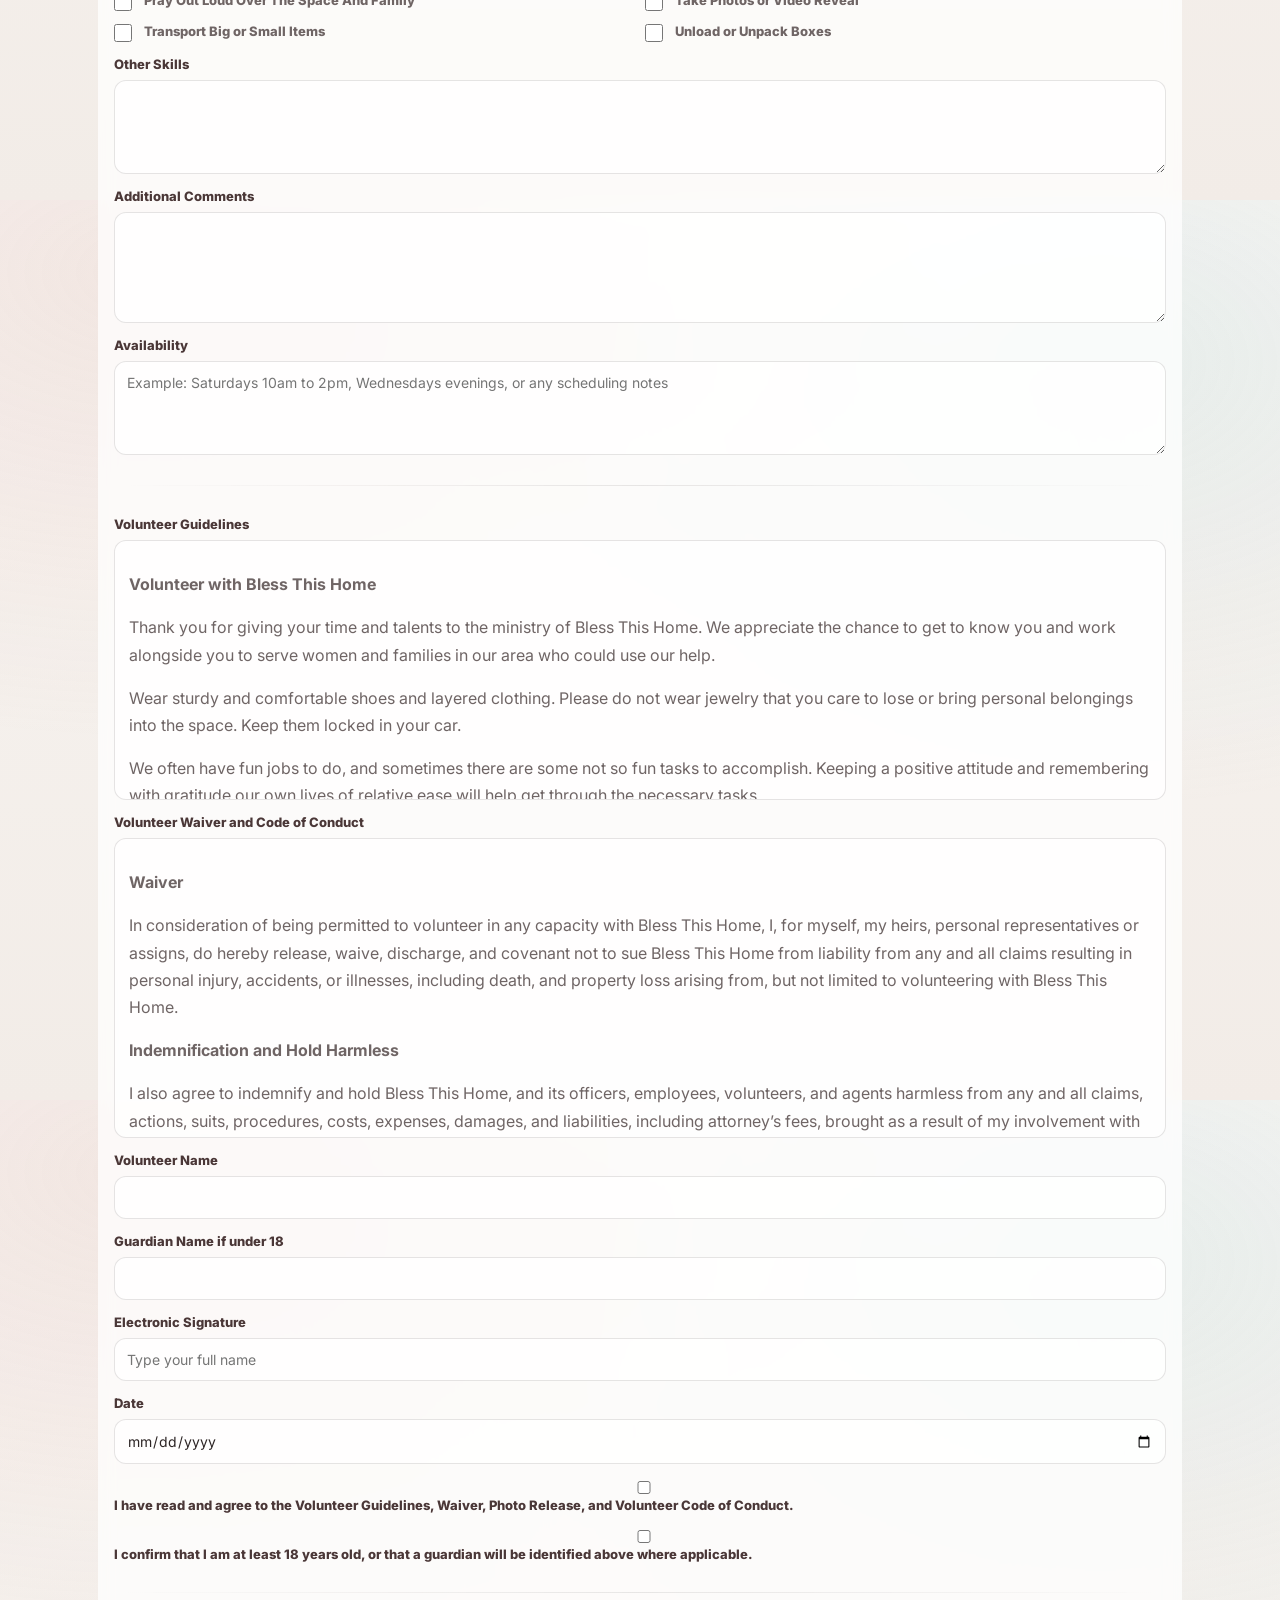
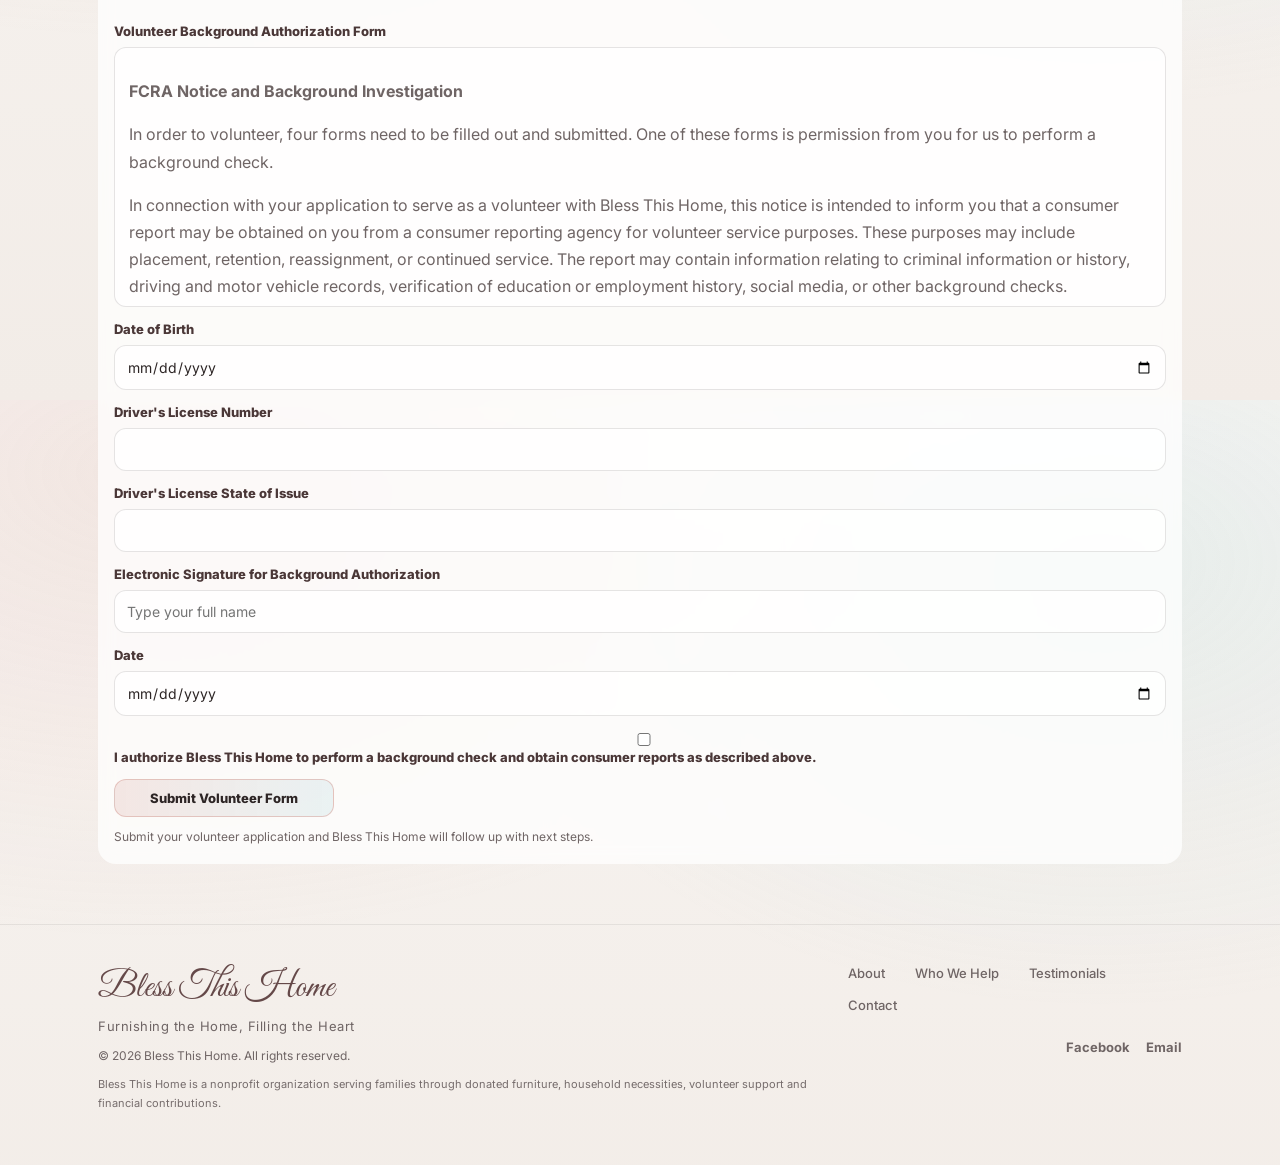
<file: volunteer.html>
<!DOCTYPE html>
<html lang="en">
<head>
  <meta charset="UTF-8" />
  <meta name="viewport" content="width=device-width, initial-scale=1.0" />
  <title>Volunteer | Bless This Home</title>
  <link rel="preconnect" href="https://fonts.googleapis.com">
  <link rel="preconnect" href="https://fonts.gstatic.com" crossorigin>
  <link href="https://fonts.googleapis.com/css2?family=Great+Vibes&family=Inter:wght@300;400;600;700&family=Space+Grotesk:wght@500;700;800&display=swap" rel="stylesheet">
  <link rel="stylesheet" href="style.css" />
</head>
<body>
  <img class="floatingLogo" id="floatingLogo" src="floating-logo.png" alt="Bless This Home floating logo" />

  <header class="topbar">
    <div class="wrap">
      <div class="topbarInner">
        <div class="brand">
          <img class="brandMark" src="logo.png" alt="Bless This Home logo" />
          <div class="brandText">
            <span class="brandScript">Bless This Home</span>
          </div>
        </div>

        <div class="topActions">
          <a class="btn" href="index.html">Home</a>
          <a class="btn btnPrimary" href="donate.html">Donate</a>
        </div>
      </div>
    </div>
  </header>

  <main class="section" style="padding-top:120px;">
    <div class="wrap">
      <div class="card formCard">
        <div class="kicker">Volunteer with Bless This Home</div>
        <h1 class="sectionTitle" style="margin-top:14px;">Volunteer Application</h1>
        <p class="sectionLead">Fill out the form below to volunteer with Bless This Home.</p>

        <form class="supportForm" action="https://formspree.io/f/YOUR_VOLUNTEER_FORM_ID" method="POST">
  <input type="hidden" name="form_type" value="volunteer" />

<input type="hidden" name="tag" value="volunteer" />

  <div class="formRow">
    <label for="organization">Organization (Optional)</label>
    <input id="organization" name="organization" type="text" />
  </div>

  <div class="formRow">
    <label for="first_name">First Name</label>
    <input id="first_name" name="first_name" type="text" required />
  </div>

  <div class="formRow">
    <label for="middle_name">Middle Name</label>
    <input id="middle_name" name="middle_name" type="text" />
  </div>

  <div class="formRow">
    <label for="last_name">Last Name</label>
    <input id="last_name" name="last_name" type="text" required />
  </div>

  <div class="formRow">
    <label for="email">Email Address</label>
    <input id="email" name="email" type="email" required />
  </div>

  <div class="formRow">
    <label for="primary_phone">Primary Phone</label>
    <input id="primary_phone" name="primary_phone" type="tel" required />
  </div>

  <div class="formRow">
    <label for="mailing_address">Mailing Address</label>
    <textarea id="mailing_address" name="mailing_address" rows="3" required></textarea>
  </div>

  <div class="formRow">
    <label for="city">City</label>
    <input id="city" name="city" type="text" required />
  </div>

  <div class="formRow">
    <label for="state">State</label>
    <input id="state" name="state" type="text" required />
  </div>

  <div class="formRow">
    <label for="postal_code">Postal Code</label>
    <input id="postal_code" name="postal_code" type="text" required />
  </div>

  <div class="divider"></div>

  <div class="formRow">
    <label for="emergency_first_name">Emergency Contact First Name</label>
    <input id="emergency_first_name" name="emergency_first_name" type="text" required />
  </div>

  <div class="formRow">
    <label for="emergency_last_name">Emergency Contact Last Name</label>
    <input id="emergency_last_name" name="emergency_last_name" type="text" required />
  </div>

  <div class="formRow">
    <label for="emergency_phone">Emergency Contact Phone Number</label>
    <input id="emergency_phone" name="emergency_phone" type="tel" required />
  </div>

  <div class="divider"></div>

  <div class="formRow">
    <label>Skills: Check Any of These You Can Do</label>
    <div class="checkboxGrid">
      <label><input type="checkbox" name="skills" value="Hang Curtains or Artwork" /> Hang Curtains or Artwork</label>
      <label><input type="checkbox" name="skills" value="Haul As High School Hauler" /> Haul As High School Hauler</label>
      <label><input type="checkbox" name="skills" value="Lift Over 30 Lbs" /> Lift Over 30 Lbs</label>
      <label><input type="checkbox" name="skills" value="Make Beds or Arrange Room Decor" /> Make Beds or Arrange Room Decor</label>
      <label><input type="checkbox" name="skills" value="Move or Lift Furniture" /> Move or Lift Furniture</label>
      <label><input type="checkbox" name="skills" value="Organize or Clean Kitchenware" /> Organize or Clean Kitchenware</label>
      <label><input type="checkbox" name="skills" value="Pray Out Loud Over The Space And Family" /> Pray Out Loud Over The Space And Family</label>
      <label><input type="checkbox" name="skills" value="Take Photos or Video Reveal" /> Take Photos or Video Reveal</label>
      <label><input type="checkbox" name="skills" value="Transport Big or Small Items" /> Transport Big or Small Items</label>
      <label><input type="checkbox" name="skills" value="Unload or Unpack Boxes" /> Unload or Unpack Boxes</label>
    </div>
  </div>

  <div class="formRow">
    <label for="other_skills">Other Skills</label>
    <textarea id="other_skills" name="other_skills" rows="4"></textarea>
  </div>

  <div class="formRow">
    <label for="additional_comments">Additional Comments</label>
    <textarea id="additional_comments" name="additional_comments" rows="5"></textarea>
  </div>

    <div class="formRow">
    <label for="availability">Availability</label>
    <textarea id="availability" name="availability" rows="4" placeholder="Example: Saturdays 10am to 2pm, Wednesdays evenings, or any scheduling notes"></textarea>
  </div>

  <div class="divider"></div>

  <div class="formRow">
    <label>Volunteer Guidelines</label>
    <div style="max-height:260px; overflow:auto; border:1px solid rgba(45,37,37,0.12); background:rgba(255,255,255,0.72); padding:14px; border-radius:12px; line-height:1.7; color:var(--muted);">
      <p><strong>Volunteer with Bless This Home</strong></p>
      <p>Thank you for giving your time and talents to the ministry of Bless This Home. We appreciate the chance to get to know you and work alongside you to serve women and families in our area who could use our help.</p>
      <p>Wear sturdy and comfortable shoes and layered clothing. Please do not wear jewelry that you care to lose or bring personal belongings into the space. Keep them locked in your car.</p>
      <p>We often have fun jobs to do, and sometimes there are some not so fun tasks to accomplish. Keeping a positive attitude and remembering with gratitude our own lives of relative ease will help get through the necessary tasks.</p>
      <p>Be very mindful of social conversation while working in the space, especially if the client is there. Avoid conversations about money, spending, travel, and do not discuss the client's choices, decisions, style, lifestyle, or family members.</p>
      <p>Keep a sense of humor and be flexible. Things can go awry. God has a beautiful way of taking our best efforts and working everything out for His good.</p>
      <p>Maintain safety. We never work alone in a space. Please wait in your vehicle until another volunteer has arrived. If work ends when light is fading, walk together to vehicles and drive a volunteer to another car if needed.</p>
      <p>When in doubt, give a shout. Call or text the Team Lead for the day with any questions.</p>
      <p>“So, let’s not get tired of doing what is good. At just the right time we will reap a harvest of blessing if we don’t give up.” ~ Galatians 6:9 NLT</p>
    </div>
  </div>

  <div class="formRow">
    <label>Volunteer Waiver and Code of Conduct</label>
    <div style="max-height:300px; overflow:auto; border:1px solid rgba(45,37,37,0.12); background:rgba(255,255,255,0.72); padding:14px; border-radius:12px; line-height:1.7; color:var(--muted);">
      <p><strong>Waiver</strong></p>
      <p>In consideration of being permitted to volunteer in any capacity with Bless This Home, I, for myself, my heirs, personal representatives or assigns, do hereby release, waive, discharge, and covenant not to sue Bless This Home from liability from any and all claims resulting in personal injury, accidents, or illnesses, including death, and property loss arising from, but not limited to volunteering with Bless This Home.</p>

      <p><strong>Indemnification and Hold Harmless</strong></p>
      <p>I also agree to indemnify and hold Bless This Home, and its officers, employees, volunteers, and agents harmless from any and all claims, actions, suits, procedures, costs, expenses, damages, and liabilities, including attorney’s fees, brought as a result of my involvement with Bless This Home and to reimburse them for any such expense incurred.</p>

      <p><strong>Severability</strong></p>
      <p>The undersigned further expressly agrees that the foregoing waiver and assumption of risks agreement is intended to be as broad and inclusive as permitted by the law of New Hampshire and that if any portion thereof is held invalid, the balance shall continue in full legal force and effect.</p>

      <p><strong>Photo Release</strong></p>
      <p>I authorize Bless This Home and or parties designated by this organization to use my photo and or story for reproduction in any manner Bless This Home desires, for advertising, display, audio visual, exhibition, or editorial use.</p>

      <p><strong>Acknowledgement of Understanding</strong></p>
      <p>I have read this waiver of liability, assumption of risk, and indemnity agreement, fully understand its terms, and understand that I am giving up substantial rights, including any right to sue. I acknowledge that I am signing the agreement freely and voluntarily and intend with my signature to have a complete and unconditional release of liability to the greatest extent allowed by law.</p>

      <p><strong>Volunteer Code of Conduct</strong></p>
      <p>Treat everyone with kindness, empathy, and respect regardless of background, beliefs, or circumstances.</p>
      <p>Respect confidentiality. Do not disclose confidential information without proper authorization.</p>
      <p>Maintain professionalism and the highest standards of integrity and ethical behavior.</p>
      <p>Discrimination, harassment, bullying, gossip, and rumor spreading are strictly prohibited.</p>
      <p>Communicate honestly and through appropriate channels.</p>
      <p>Be punctual for your volunteer commitments and communicate in advance if you cannot fulfill them.</p>
      <p>Use Bless This Home resources responsibly and only in ways aligned with the mission.</p>
      <p>Refrain from alcohol or substance use during volunteer activities and do not volunteer while under the influence.</p>
      <p>Familiarize yourself with and comply with Bless This Home policies and guidelines.</p>
      <p>Embrace the values of this faith based organization and be mindful of your language and actions.</p>
      <p>By signing below, I represent that I am at least 18 years of age, have read and understand the foregoing statements, and am competent to execute this agreement. I acknowledge that I have read, understood, and agree to abide by the Bless This Home Volunteer Code of Conduct.</p>
    </div>
  </div>

  <div class="formRow">
    <label for="volunteer_name">Volunteer Name</label>
    <input id="volunteer_name" name="volunteer_name" type="text" required />
  </div>

  <div class="formRow">
    <label for="guardian_name">Guardian Name if under 18</label>
    <input id="guardian_name" name="guardian_name" type="text" />
  </div>

  <div class="formRow">
    <label for="electronic_signature">Electronic Signature</label>
    <input id="electronic_signature" name="electronic_signature" type="text" placeholder="Type your full name" required />
  </div>

  <div class="formRow">
    <label for="signature_date">Date</label>
    <input id="signature_date" name="signature_date" type="date" required />
  </div>

  <div class="formRow">
    <label><input type="checkbox" name="waiver_agreed" value="yes" required /> I have read and agree to the Volunteer Guidelines, Waiver, Photo Release, and Volunteer Code of Conduct.</label>
  </div>

  <div class="formRow">
    <label><input type="checkbox" name="age_confirmed" value="yes" required /> I confirm that I am at least 18 years old, or that a guardian will be identified above where applicable.</label>
  </div>

  <div class="divider"></div>

  <div class="formRow">
    <label>Volunteer Background Authorization Form</label>
    <div style="max-height:260px; overflow:auto; border:1px solid rgba(45,37,37,0.12); background:rgba(255,255,255,0.72); padding:14px; border-radius:12px; line-height:1.7; color:var(--muted);">
      <p><strong>FCRA Notice and Background Investigation</strong></p>
      <p>In order to volunteer, four forms need to be filled out and submitted. One of these forms is permission from you for us to perform a background check.</p>
      <p>In connection with your application to serve as a volunteer with Bless This Home, this notice is intended to inform you that a consumer report may be obtained on you from a consumer reporting agency for volunteer service purposes. These purposes may include placement, retention, reassignment, or continued service. The report may contain information relating to criminal information or history, driving and motor vehicle records, verification of education or employment history, social media, or other background checks.</p>

      <p><strong>Authorization for Background Investigation</strong></p>
      <p>By signing below, you authorize the obtaining of consumer reports by Bless This Home at any time after receipt of this authorization and throughout the course of your volunteer service as permitted by law, unless revoked by you in writing.</p>
      <p>You authorize any law enforcement agency, administrator, state or federal agency, institution, school or university, information service bureau, employer, or insurance company to furnish any and all background information requested by Protect My Ministry and or Bless This Home.</p>
    </div>
  </div>

  <div class="formRow">
    <label for="date_of_birth">Date of Birth</label>
    <input id="date_of_birth" name="date_of_birth" type="date" required />
  </div>

  <div class="formRow">
    <label for="drivers_license_number">Driver's License Number</label>
    <input id="drivers_license_number" name="drivers_license_number" type="text" required />
  </div>

  <div class="formRow">
    <label for="drivers_license_state">Driver's License State of Issue</label>
    <input id="drivers_license_state" name="drivers_license_state" type="text" required />
  </div>

  <div class="formRow">
    <label for="background_signature">Electronic Signature for Background Authorization</label>
    <input id="background_signature" name="background_signature" type="text" placeholder="Type your full name" required />
  </div>

  <div class="formRow">
    <label for="background_signature_date">Date</label>
    <input id="background_signature_date" name="background_signature_date" type="date" required />
  </div>

  <div class="formRow">
    <label><input type="checkbox" name="background_check_authorized" value="yes" required /> I authorize Bless This Home to perform a background check and obtain consumer reports as described above.</label>
  </div>

  <div class="formActions">
    <button class="btn btnPrimary" type="submit">Submit Volunteer Form</button>
    <div class="formHint">Submit your volunteer application and Bless This Home will follow up with next steps.</div>
  </div>
</form>
      </div>
    </div>
  </main>

 <footer class="footer">
    <div class="wrap">
      <div class="footerRow">
        <div class="footerLeft">
          <div class="footerBrand">
            <span class="footerScript">Bless This Home</span>
          </div>

          <div class="footerTag">
            Furnishing the Home, Filling the Heart
          </div>

          <div class="footerLegal">
            © 2026 Bless This Home. All rights reserved.
          </div>

          <div class="footerDisclosure">
            Bless This Home is a nonprofit organization serving families through donated furniture, household necessities, volunteer support and financial contributions.
          </div>
        </div>

        <div class="footerRight">
  <div class="footerLinks">
    <a href="about.html">About</a>
    <a href="who-we-help.html">Who We Help</a>
    <a href="testimonials.html">Testimonials</a>
    <a href="contact.html">Contact</a>
  </div>

  <div class="footerExternal">
    <a href="https://www.facebook.com/BlessThisHomeMinistry" target="_blank" rel="noopener noreferrer">
      Facebook
    </a>
    <a href="mailto:donate@blessthishome.org">
      Email
    </a>
  </div>
</div>
      </div>
    </div>
  </footer>

  <div class="toast" id="toast">Copied</div>

  <script src="main.js"></script>
</body>
</html>
</file>
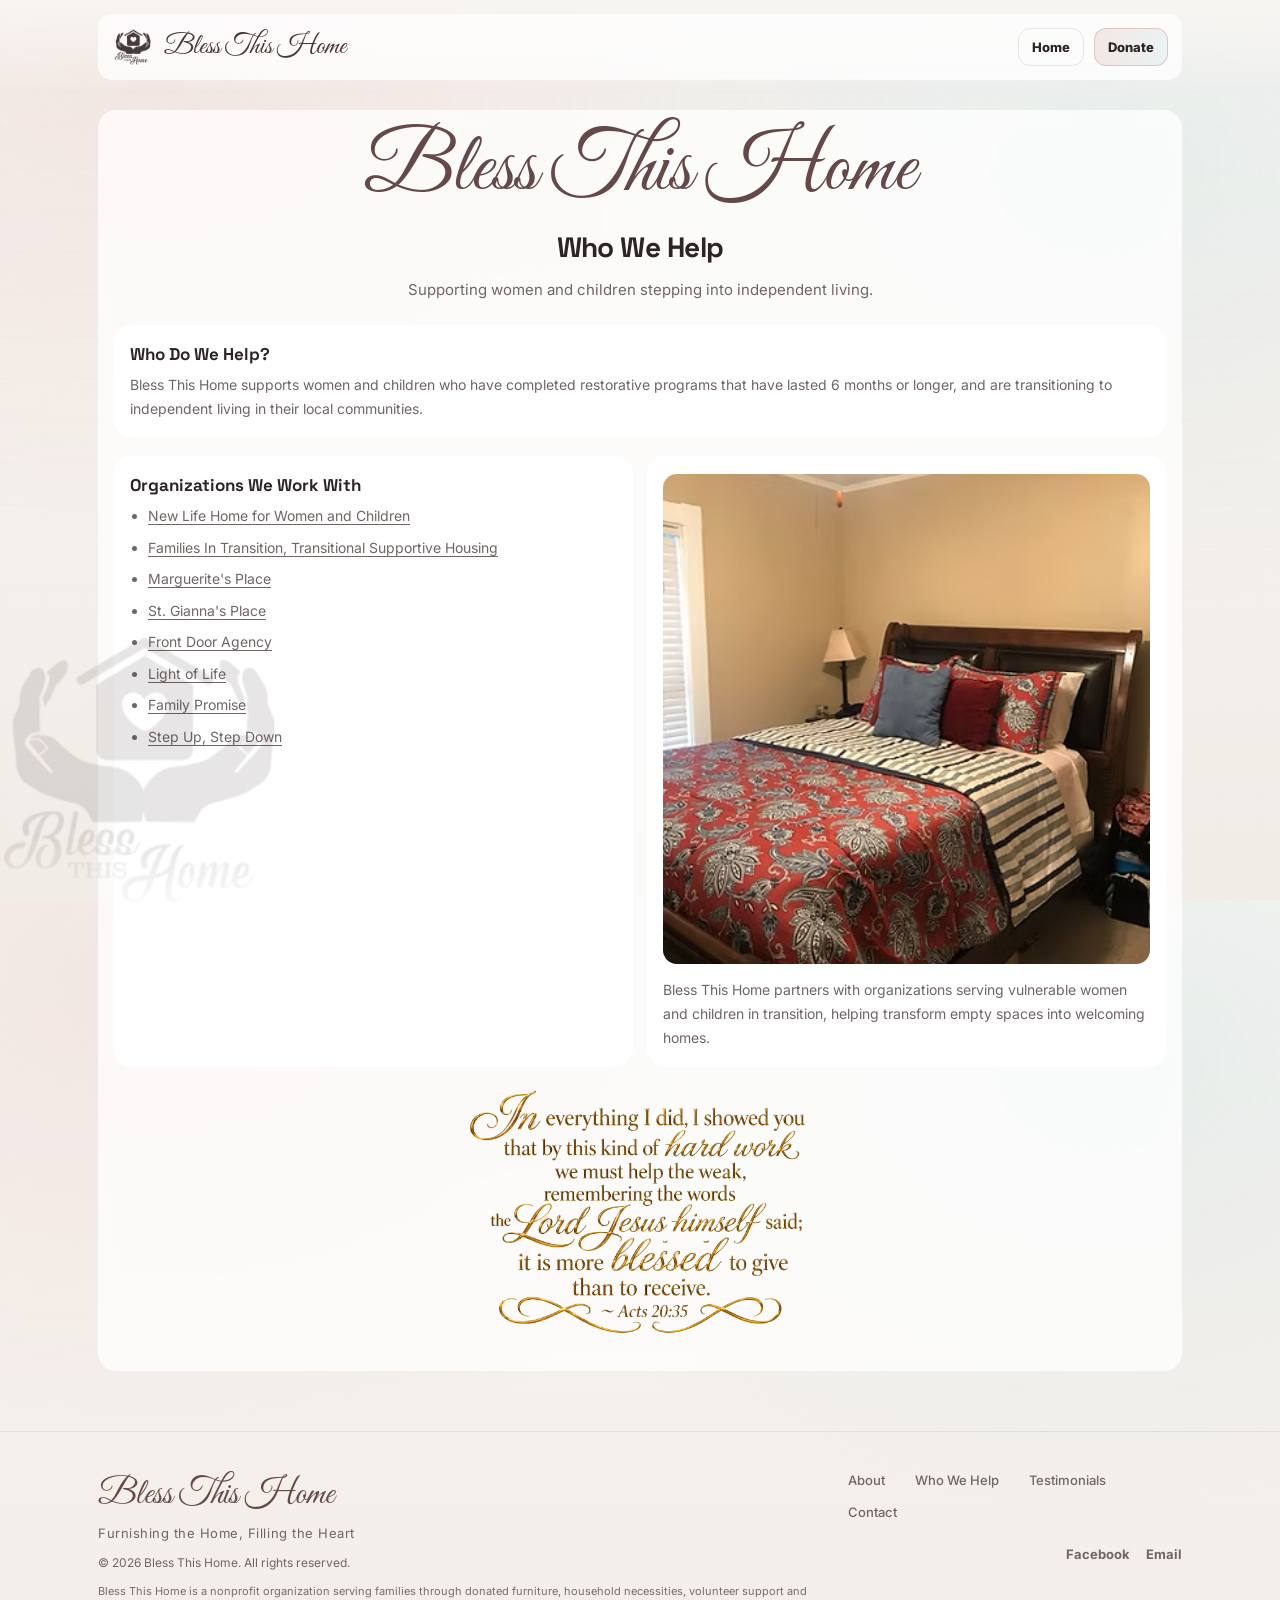
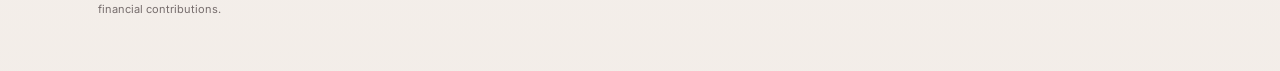
<file: who-we-help.html>
<!DOCTYPE html>
<html lang="en">
<head>
  <meta charset="UTF-8" />
  <meta name="viewport" content="width=device-width, initial-scale=1.0" />
  <title>Who We Help | Bless This Home</title>
  <meta name="description" content="Learn who Bless This Home helps and see the organizations we work with." />
  <link rel="preconnect" href="https://fonts.googleapis.com">
  <link rel="preconnect" href="https://fonts.gstatic.com" crossorigin>
  <link href="https://fonts.googleapis.com/css2?family=Great+Vibes&family=Inter:wght@300;400;600;700&family=Space+Grotesk:wght@500;700;800&display=swap" rel="stylesheet">
  <link rel="stylesheet" href="style.css" />
</head>
<body>
  <img class="floatingLogo" id="floatingLogo" src="floating-logo.png" alt="Bless This Home floating logo" />

  <header class="topbar">
    <div class="wrap">
      <div class="topbarInner">
        <div class="brand">
          <img class="brandMark" src="logo.png" alt="Bless This Home logo" />
          <div class="brandText">
            <span class="brandScript">Bless This Home</span>
          </div>
        </div>

        <div class="topActions">
          <a class="btn" href="index.html">Home</a>
          <a class="btn btnPrimary" href="donate.html">Donate</a>
        </div>
      </div>
    </div>
  </header>

  <main class="section sectionTop">
    <div class="wrap">
      <div class="card narrowPageCard">

        <div class="pageTitleBlock">
          <div class="heroScript pageScript">Bless This Home</div>
          <h1 class="sectionTitle pageTitle">Who We Help</h1>
          <p class="sectionLead">Supporting women and children stepping into independent living.</p>
        </div>

        <div class="card" style="margin-top:22px;">
          <div class="cardTitle">Who Do We Help?</div>
          <div class="cardBody">
            Bless This Home supports women and children who have completed restorative programs that have lasted 6 months or longer, and are transitioning to independent living in their local communities.
          </div>
        </div>

        <div class="twoCol" style="margin-top:18px;">
          <div class="card">
            <div class="cardTitle">Organizations We Work With</div>
            <ul class="cleanList">
              <li><a class="inlineLink" href="https://newlifehome.org" target="_blank" rel="noopener noreferrer">New Life Home for Women and Children</a></li>
              <li><a class="inlineLink" href="https://www.fitnh.org" target="_blank" rel="noopener noreferrer">Families In Transition, Transitional Supportive Housing</a></li>
              <li><a class="inlineLink" href="https://www.margueritesplace.org" target="_blank" rel="noopener noreferrer">Marguerite's Place</a></li>
              <li><a class="inlineLink" href="https://stgiannasplace.org" target="_blank" rel="noopener noreferrer">St. Gianna's Place</a></li>
              <li><a class="inlineLink" href="https://www.frontdooragency.org" target="_blank" rel="noopener noreferrer">Front Door Agency</a></li>
              <li><a class="inlineLink" href="https://www.lightoflifenh.org" target="_blank" rel="noopener noreferrer">Light of Life</a></li>
              <li><a class="inlineLink" href="https://familypromisesnh.org" target="_blank" rel="noopener noreferrer">Family Promise</a></li>
              <li><a class="inlineLink" href="https://www.otrtw.org" target="_blank" rel="noopener noreferrer">Step Up, Step Down</a></li>
            </ul>
          </div>

          <div class="card">
            <img class="infoImage" src="who-we-help.png" alt="Who Bless This Home helps" />
            <div class="cardBody">
              Bless This Home partners with organizations serving vulnerable women and children in transition, helping transform empty spaces into welcoming homes.
            </div>
          </div>
        </div>

        <div style="margin-top:18px;">
  <img class="infoImage" src="scripture6.png" alt="Scripture image 6" />
</div>
      </div>
    </div>
  </main>
 <footer class="footer">
    <div class="wrap">
      <div class="footerRow">
        <div class="footerLeft">
          <div class="footerBrand">
            <span class="footerScript">Bless This Home</span>
          </div>

          <div class="footerTag">
            Furnishing the Home, Filling the Heart
          </div>

          <div class="footerLegal">
            © 2026 Bless This Home. All rights reserved.
          </div>

          <div class="footerDisclosure">
            Bless This Home is a nonprofit organization serving families through donated furniture, household necessities, volunteer support and financial contributions.
          </div>
        </div>

        <div class="footerRight">
  <div class="footerLinks">
    <a href="about.html">About</a>
    <a href="who-we-help.html">Who We Help</a>
    <a href="testimonials.html">Testimonials</a>
    <a href="contact.html">Contact</a>
  </div>

  <div class="footerExternal">
    <a href="https://www.facebook.com/BlessThisHomeMinistry" target="_blank" rel="noopener noreferrer">
      Facebook
    </a>
    <a href="mailto:donate@blessthishome.org">
      Email
    </a>
  </div>
</div>
      </div>
    </div>
  </footer>

  <div class="toast" id="toast">Copied</div>

  <script src="main.js"></script>
</body>
</html>
</file>
<file: style.css>
:root{
  --bg0:#f8f5f2;
  --bg1:#f2ece7;
  --ink:#2d2525;
  --muted:#6f6565;
  --accent0:#d8a39b;
  --accent1:#9fcfd5;
  --line:rgba(45,37,37,0.10);
  --panel:rgba(255,255,255,0.74);
  --panelSoft:rgba(255,255,255,0.60);
  --success:#6da56d;

  --fontHead:"Space Grotesk",system-ui,-apple-system,Segoe UI,Roboto,Arial,sans-serif;
  --fontBody:"Inter",system-ui,-apple-system,Segoe UI,Roboto,Arial,sans-serif;
  --fontScript:"Great Vibes",cursive;
  --radius:18px;
}

*{ box-sizing:border-box; }
html,body{ height:100%; }

body{
  margin:0;
  font-family:var(--fontBody);
  color:var(--ink);
  background:
    radial-gradient(1100px 650px at 12% 8%, rgba(216,163,155,0.18), transparent 72%),
    radial-gradient(900px 620px at 86% 18%, rgba(159,207,213,0.18), transparent 72%),
    linear-gradient(180deg, var(--bg0), var(--bg1));
  overflow-x:hidden;
  position:relative;
}

body::before{
  content:"";
  position:fixed;
  inset:0;
  z-index:-2;
  pointer-events:none;
  background:
    linear-gradient(rgba(45,37,37,0.018) 1px, transparent 1px),
    linear-gradient(90deg, rgba(45,37,37,0.014) 1px, transparent 1px);
  background-size:42px 42px;
  opacity:0.45;
}

a{
  color:inherit;
  text-decoration:none;
}

button{
  font-family:inherit;
}

img{
  max-width:100%;
  display:block;
}

.wrap{
  width:100%;
  max-width:1120px;
  margin:0 auto;
  padding:0 18px;
}

.topbar{
  position:fixed;
  left:0;
  right:0;
  top:0;
  z-index:60;
  padding:14px 0;
  background:linear-gradient(180deg, rgba(248,245,242,0.94), rgba(248,245,242,0.35) 70%, transparent);
  backdrop-filter:blur(10px);
}

.topbarInner{
  display:flex;
  align-items:center;
  justify-content:space-between;
  gap:12px;
  border:none;
  background:rgba(255,255,255,0.72);
  border-radius:14px;
  padding:12px 14px;
}

.brand{
  display:flex;
  align-items:center;
  gap:10px;
  min-width:0;
}

.brandMark{
  width:42px;
  height:42px;
  object-fit:contain;
  flex:0 0 auto;
}

.brandText{
  min-width:0;
}

.brandScript{
  display:block;
  font-family:var(--fontScript);
  font-size:28px;
  line-height:0.9;
  color:#4a3737;
}

.navDesktop{
  display:none;
  gap:18px;
  font-size:13px;
  color:var(--muted);
  font-weight:700;
}

.navDesktop a:hover{
  color:var(--ink);
}

.topActions{
  display:flex;
  align-items:center;
  gap:10px;
}

.btn{
  appearance:none;
  border:1px solid var(--line);
  background:transparent;
  color:var(--ink);
  padding:10px 13px;
  font-size:13px;
  font-weight:800;
  border-radius:12px;
  cursor:pointer;
  transition:all 0.2s ease;
}

.btn:hover{
  border-color:rgba(45,37,37,0.22);
}

.btnPrimary{
  border-color:rgba(216,163,155,0.55);
  background:linear-gradient(90deg, rgba(216,163,155,0.24), rgba(159,207,213,0.20));
}

.btnPrimary:hover{
  border-color:rgba(216,163,155,0.95);
}

.hero{
  position:relative;
  padding-top:210px;
  padding-bottom:56px;
  min-height:100vh;
  display:flex;
  align-items:flex-start;
  overflow:hidden;
}
@media (min-width: 900px){
  .hero{
    padding-top:170px;
    align-items:center;
  }
}


.heroAtmos{
  position:absolute;
  inset:0;
  z-index:0;
  pointer-events:none;
  background:
    radial-gradient(900px 500px at 16% 24%, rgba(216,163,155,0.18), transparent 62%),
    radial-gradient(760px 500px at 80% 18%, rgba(159,207,213,0.16), transparent 62%);
}

.heroRead{
  position:absolute;
  inset:0;
  z-index:1;
  pointer-events:none;
  background:
    radial-gradient(760px 540px at 24% 42%, rgba(255,255,255,0.70), transparent 70%);
}

.heroWrap{
  position:relative;
  z-index:2;
}

.heroGrid{
  display:grid;
  grid-template-columns:1fr;
  gap:22px;
  align-items:center;
}

.kicker{
  display:inline-flex;
  align-items:center;
  gap:10px;
  border:1px solid rgba(216,163,155,0.45);
  background:rgba(216,163,155,0.12);
  padding:8px 10px 8px 14px;
  font-size:11px;
  font-weight:800;
  letter-spacing:0.14em;
  text-transform:uppercase;
  width:max-content;
  border-radius:999px;
  position:relative;
}

.kicker::before{
  content:"";
  position:absolute;
  left:8px;
  top:50%;
  transform:translateY(-50%);
  width:2px;
  height:12px;
  background:linear-gradient(to bottom, var(--accent0), var(--accent1));
}

.heroTitle{
  margin:14px 0 0;
  display:flex;
  flex-direction:column;
  gap:10px;
}

.heroTitle{
  margin-top:0;
}

.heroScript{
  font-family:var(--fontScript);
  font-size:58px;
  line-height:0.84;
  color:#654949;
  display:block;
  margin-bottom:22px;
}

.heroTitleMain{
  font-family:var(--fontHead);
  font-size:38px;
  line-height:1.02;
  letter-spacing:-0.04em;
  font-weight:800;
}

.heroSub{
  margin-top:16px;
  color:var(--muted);
  font-size:16px;
  line-height:1.75;
  max-width:580px;
}

.ctaRow{
  margin-top:20px;
  display:flex;
  flex-direction:column;
  gap:10px;
  width:100%;
  max-width:560px;
}

.ctaRow .btn{
  width:100%;
  text-align:center;
}

.metaRow{
  margin-top:16px;
  display:flex;
  flex-wrap:wrap;
  gap:10px;
}

.metaPill{
  border:1px solid var(--line);
  background:rgba(255,255,255,0.65);
  padding:8px 10px;
  font-size:12px;
  font-weight:700;
  color:var(--muted);
  border-radius:999px;
}

.card{
  border:none;
  background:var(--panel);
  border-radius:18px;
  padding:18px 16px;
  backdrop-filter:blur(8px);
  box-shadow:none;
}

.cardTitle{
  font-family:var(--fontHead);
  font-size:17px;
  font-weight:800;
  margin-bottom:8px;
}

.cardBody{
  color:var(--muted);
  font-size:14px;
  line-height:1.7;
}

.smallTitle{
  font-size:14px;
}

.divider{
  height:1px;
  background:linear-gradient(90deg, transparent, rgba(45,37,37,0.10), transparent);
  margin:16px 0;
}

.quickStats{
  display:flex;
  flex-direction:column;
  gap:12px;
}

.statRow{
  display:flex;
  flex-direction:column;
  gap:4px;
}

.statLabel{
  font-size:12px;
  font-weight:800;
  color:#4a3737;
  text-transform:uppercase;
  letter-spacing:0.06em;
}

.statValue{
  font-size:14px;
  color:var(--muted);
  line-height:1.6;
}

.section{
  padding:60px 0;
}

.sectionAlt{
  background:transparent;
}

.sectionTitle{
  font-family:var(--fontHead);
  font-size:28px;
  font-weight:800;
  letter-spacing:-0.02em;
  margin:18px 0 12px;
}

.sectionLead{
  margin:0;
  max-width:760px;
  color:var(--muted);
  line-height:1.75;
  font-size:15px;
}

.gridCards{
  margin-top:18px;
  display:grid;
  grid-template-columns:1fr;
  gap:14px;
}

.twoCol{
  margin-top:18px;
  display:grid;
  grid-template-columns:1fr;
  gap:14px;
}

.cleanList{
  margin:0;
  padding-left:18px;
  color:var(--muted);
  font-size:14px;
  line-height:1.75;
}

.cleanList li{
  margin-bottom:7px;
}

.twoColList{
  columns:1;
}

.infoImage{
  width:100%;
  height:auto;
  border-radius:14px;
  margin-bottom:14px;
  border:none;
}

.videoGrid{
  margin-top:18px;
  display:grid;
  grid-template-columns:1fr;
  gap:14px;
}

.videoCard{
  border:none;
  border-radius:18px;
  overflow:hidden;
  background:var(--panel);
}

.videoPlaceholder{
  aspect-ratio:16 / 9;
  display:flex;
  align-items:center;
  justify-content:center;
  padding:20px;
  background:
    linear-gradient(135deg, rgba(216,163,155,0.18), rgba(159,207,213,0.18)),
    rgba(255,255,255,0.55);
}

.videoPlaceholderInner{
  text-align:center;
}

.videoLabel{
  font-family:var(--fontHead);
  font-size:20px;
  font-weight:800;
  color:#4a3737;
}

.videoHint{
  margin-top:8px;
  color:var(--muted);
  font-size:14px;
}

.photoGrid{
  margin-top:18px;
  display:grid;
  grid-template-columns:1fr;
  gap:14px;
}

.photoCard{
  border:none;
  border-radius:18px;
  overflow:hidden;
  background:var(--panel);
}

.photoCard img{
  width:100%;
  height:280px;
  object-fit:cover;
}

.linkRow{
  margin-top:16px;
  display:flex;
  flex-wrap:wrap;
  gap:10px;
}

.cardActions{
  margin-top:14px;
}

.formCard{
  margin-top:18px;
}

.supportForm{
  margin-top:16px;
  display:grid;
  grid-template-columns:1fr;
  gap:14px;
}

.formRow{
  display:flex;
  flex-direction:column;
  gap:8px;
}

.formRow label{
  font-size:13px;
  font-weight:800;
  color:#4a3737;
}

.formRow input,
.formRow textarea{
  width:100%;
  border:1px solid rgba(45,37,37,0.12);
  background:rgba(255,255,255,0.80);
  color:var(--ink);
  border-radius:12px;
  padding:12px 12px;
  font-size:14px;
  outline:none;
  font-family:var(--fontBody);
}

.formRow input:focus,
.formRow textarea:focus{
  border-color:rgba(216,163,155,0.65);
  box-shadow:0 0 0 1px rgba(216,163,155,0.18);
}

.formActions{
  display:flex;
  flex-direction:column;
  gap:10px;
}

.formHint{
  color:var(--muted);
  font-size:12px;
  line-height:1.6;
}

.inlineLink{
  text-decoration:underline;
  text-underline-offset:3px;
}

.footer{
  padding:40px 0 52px;
  border-top:1px solid rgba(45,37,37,0.08);
}

.footerRow{
  display:flex;
  flex-direction:column;
  gap:28px;
}

.footerScript{
  font-family:var(--fontScript);
  font-size:36px;
  color:#654949;
}

.footerTag{
  margin-top:8px;
  font-size:13px;
  color:var(--muted);
  letter-spacing:0.04em;
}

.footerLegal{
  margin-top:14px;
  font-size:12px;
  color:var(--muted);
}

.footerDisclosure{
  margin-top:12px;
  font-size:11px;
  line-height:1.7;
  color:rgba(111,101,101,0.95);
  max-width:760px;
}

.footerRight{
  display:flex;
  flex-direction:column;
  gap:16px;
}

.footerLinks,
.footerExternal{
  display:flex;
  flex-wrap:wrap;
  gap:16px;
  font-size:13px;
  font-weight:700;
  color:var(--muted);
}

.footerLinks a:hover,
.footerExternal a:hover{
  color:var(--ink);
}

.floatingLogo{
  position:fixed;
  bottom:-24px;
  left:-18px;
  width:260px;
  max-width:60vw;
  opacity:0.12;
  pointer-events:none;
  z-index:5;
  transform:translate3d(0,0,0);
  filter:blur(0.4px) contrast(1.02);
  -webkit-mask-image:linear-gradient(to top, transparent 0%, black 28%);
  mask-image:linear-gradient(to top, transparent 0%, black 28%);
}

.backdrop{
  position:fixed;
  inset:0;
  background:rgba(0,0,0,0.45);
  z-index:70;
  opacity:0;
  pointer-events:none;
  transition:opacity 180ms ease;
}

.backdrop.open{
  opacity:1;
  pointer-events:auto;
}

.sidebar{
  position:fixed;
  top:112px;
  right:0;
  bottom:18px;
  width:min(86vw, 360px);
  z-index:80;
  background:rgba(250,247,244,0.98);
  border-left:none;
  transform:translate3d(100%,0,0);
  transition:transform 220ms ease;
  display:flex;
  flex-direction:column;
  overflow:hidden;
  border-top-left-radius:18px;
  border-bottom-left-radius:18px;
}

@media (max-width: 768px){
  .sidebar{
    top:112px;
    height:calc(100vh - 112px);
  }
}

.sidebar{
  padding-top:env(safe-area-inset-top);
}
.sidebar.open{
  transform:translate3d(0,0,0);
}

.sidebarHeader{
  padding:18px 16px 12px;
  display:flex;
  align-items:center;
  justify-content:space-between;
  gap:10px;
  border-bottom:1px solid rgba(45,37,37,0.08);
  flex:0 0 auto;
}

.sidebarTitle{
  font-family:var(--fontHead);
  font-size:16px;
  font-weight:800;
}

.sidebarBody{
  padding:12px 16px 22px;
  overflow:auto;
  flex:1 1 auto;
  -webkit-overflow-scrolling:touch;
}

@media (max-width: 768px){
  .sidebar{
    top:118px;
    bottom:14px;
  }
}

.sideLink{
  display:block;
  padding:12px 0;
  border-bottom:1px solid rgba(45,37,37,0.06);
  font-size:14px;
  font-weight:800;
  color:#4a3737;
}

.sideLink small{
  display:block;
  margin-top:6px;
  color:var(--muted);
  font-size:12px;
  font-weight:600;
  line-height:1.5;
}

.sideCtas{
  margin-top:22px;
  display:flex;
  flex-direction:column;
  gap:10px;
}

.toast{
  position:fixed;
  left:50%;
  bottom:18px;
  transform:translateX(-50%);
  background:rgba(216,163,155,0.90);
  color:white;
  padding:10px 12px;
  font-size:13px;
  font-weight:800;
  border-radius:12px;
  opacity:0;
  pointer-events:none;
  z-index:90;
  transition:opacity 180ms ease;
}

.toast.show{
  opacity:1;
}

.reveal{
  opacity:0;
  transform:translate3d(0,14px,0);
  transition:opacity 520ms ease, transform 520ms ease;
}

.reveal.in{
  opacity:1;
  transform:translate3d(0,0,0);
}

@media (min-width:900px){
  .navDesktop{
    display:none;
  }

  #menuBtn{
    display:inline-flex;
    align-items:center;
    justify-content:center;
  }

  .heroGrid{
    grid-template-columns:1.15fr 0.85fr;
    gap:28px;
  }

  .heroScript{
    font-size:84px;
  }

  .heroTitleMain{
    font-size:56px;
  }

  .ctaRow{
    flex-direction:row;
    flex-wrap:wrap;
  }

  .ctaRow .btn{
    width:auto;
  }

  .gridCards{
    grid-template-columns:repeat(2, 1fr);
  }

  .twoCol{
    grid-template-columns:1fr 1fr;
  }

  .videoGrid{
    grid-template-columns:1fr 1fr;
  }

  .photoGrid{
    grid-template-columns:repeat(3, 1fr);
  }

  .twoColList{
    columns:2;
    column-gap:24px;
  }

  .footerRow{
    flex-direction:row;
    justify-content:space-between;
    align-items:flex-start;
  }

  .footerRight{
    align-items:flex-end;
  }

  .floatingLogo{
    width:320px;
    opacity:0.13;
  }
}

@media (prefers-reduced-motion: reduce){
  .reveal{
    opacity:1;
    transform:none;
    transition:none;
  }
}

.checkboxGrid{
  display:grid;
  grid-template-columns:1fr;
  gap:10px;
  color:var(--muted);
  font-size:14px;
  line-height:1.6;
}

.checkboxGrid label{
  display:flex;
  align-items:flex-start;
  gap:12px;
  color:var(--muted);
  line-height:1.6;
}

.checkboxGrid input[type="checkbox"],
.checkboxGrid input[type="radio"]{
  flex:0 0 auto;
  width:18px;
  height:18px;
  margin:3px 0 0 0;
  transform:none;
  accent-color:#58a9af;
}

.singleColumnChecks label{
  max-width:100%;
}

@media (min-width:900px){
  .checkboxGrid{
    grid-template-columns:repeat(2, minmax(0,1fr));
  }
}

.slideshowFeed{
  margin-top:18px;
  overflow:hidden;
  border:none;
  border-radius:18px;
  background:var(--panel);
  padding:14px 0;
}

.slideshowTrack{
  display:flex;
  gap:14px;
  width:max-content;
  animation:scrollGallery 34s linear infinite;
}

.slideshowTrack img{
  width:280px;
  height:220px;
  object-fit:cover;
  border-radius:14px;
  border:1px solid rgba(45,37,37,0.10);
  flex:0 0 auto;
}

@keyframes scrollGallery{
  0%{
    transform:translateX(0);
  }
  100%{
    transform:translateX(-50%);
  }
}

@media (max-width:640px){
  .slideshowTrack img{
    width:220px;
    height:180px;
  }
}

.compactChecks{
  grid-template-columns:1fr !important;
  gap:8px;
}

.compactChecks label{
  display:flex;
  align-items:center;
  gap:10px;
}

.pageTitleBlock{
  text-align:center;
  margin-top:8px;
  margin-bottom:8px;
}

.footerLinks a {
  display: inline-block;
  margin-right: 14px;
  font-weight: 500;
}

.footerExternal {
  margin-top: 10px;
}

.topbar {
  position: fixed;
  top: 0;
  left: 0;
  width: 100%;
  z-index: 1000;
}

/* Push ALL page content below header */
.sectionTop {
  padding-top: 110px;
}

/* Mobile adjustment */
@media (max-width: 768px) {
  .sectionTop {
    padding-top: 95px;
  }
}

/* 1. Fix page title + subheader alignment on linked pages */
  .pageTitleBlock{
    text-align:center;
    margin-left:auto;
    margin-right:auto;
  }

  .pageTitleBlock .sectionTitle{
    text-align:center;
    margin-left:auto;
    margin-right:auto;
  }

  .pageTitleBlock .sectionLead{
    text-align:center;
    margin-left:auto;
    margin-right:auto;
    max-width:720px;
  }

  /* 2. Make form submit buttons normal sized on desktop */
  .formActions .btn,
  .cardActions .btn{
    width:auto;
    min-width:220px;
    align-self:flex-start;
    padding:10px 18px;
  }

  /* 3. Keep large special images from taking over desktop */
    /* 3. Keep large special images from taking over desktop (reduced 50%) */
  img[src*="scripture"]{
    width:100%;
    max-width:380px;
    max-height:410px;
    object-fit:contain;
    margin-left:auto;
    margin-right:auto;
  }

  img[src*="needs-graphic"]{
    width:100%;
    max-width:500px;
    max-height:380px;
    object-fit:contain;
    margin-left:auto;
    margin-right:auto;
  }

  img[src*="contact-general"]{
    width:100%;
    max-width:380px;
    max-height:280px;
    object-fit:cover;
    margin-left:auto;
    margin-right:auto;
  }

  /* 4. Make image sections sit cleaner on desktop */
  .infoImage{
    width:100%;
    height:auto;
    margin-left:auto;
    margin-right:auto;
  }
}

.priorityNeedsCard{
  text-align:center;
}

.priorityNeedsTitle{
  text-align:center;
}

.priorityNeedsImage{
  margin-left:auto;
  margin-right:auto;
}

.priorityNeedsList{
  display:inline-block;
  text-align:left;
  margin-top:10px;
}

/* Index only: tighten scripture sections */
#index-page #scripture-one,
#index-page #scripture-five{
  padding-top:18px;
  padding-bottom:18px;
}

#index-page #scripture-one .wrap,
#index-page #scripture-five .wrap{
  display:flex;
  justify-content:center;
}

#index-page #scripture-one img,
#index-page #scripture-five img{
  margin-top:0;
  margin-bottom:0;
}

@media (min-width:900px){

  .priorityNeedsCard{
    display:flex;
    flex-direction:column;
    align-items:center;
  }

  .priorityNeedsList{
    display:inline-block;
    text-align:left;
    margin:12px auto 0;
  }

}
</file>
